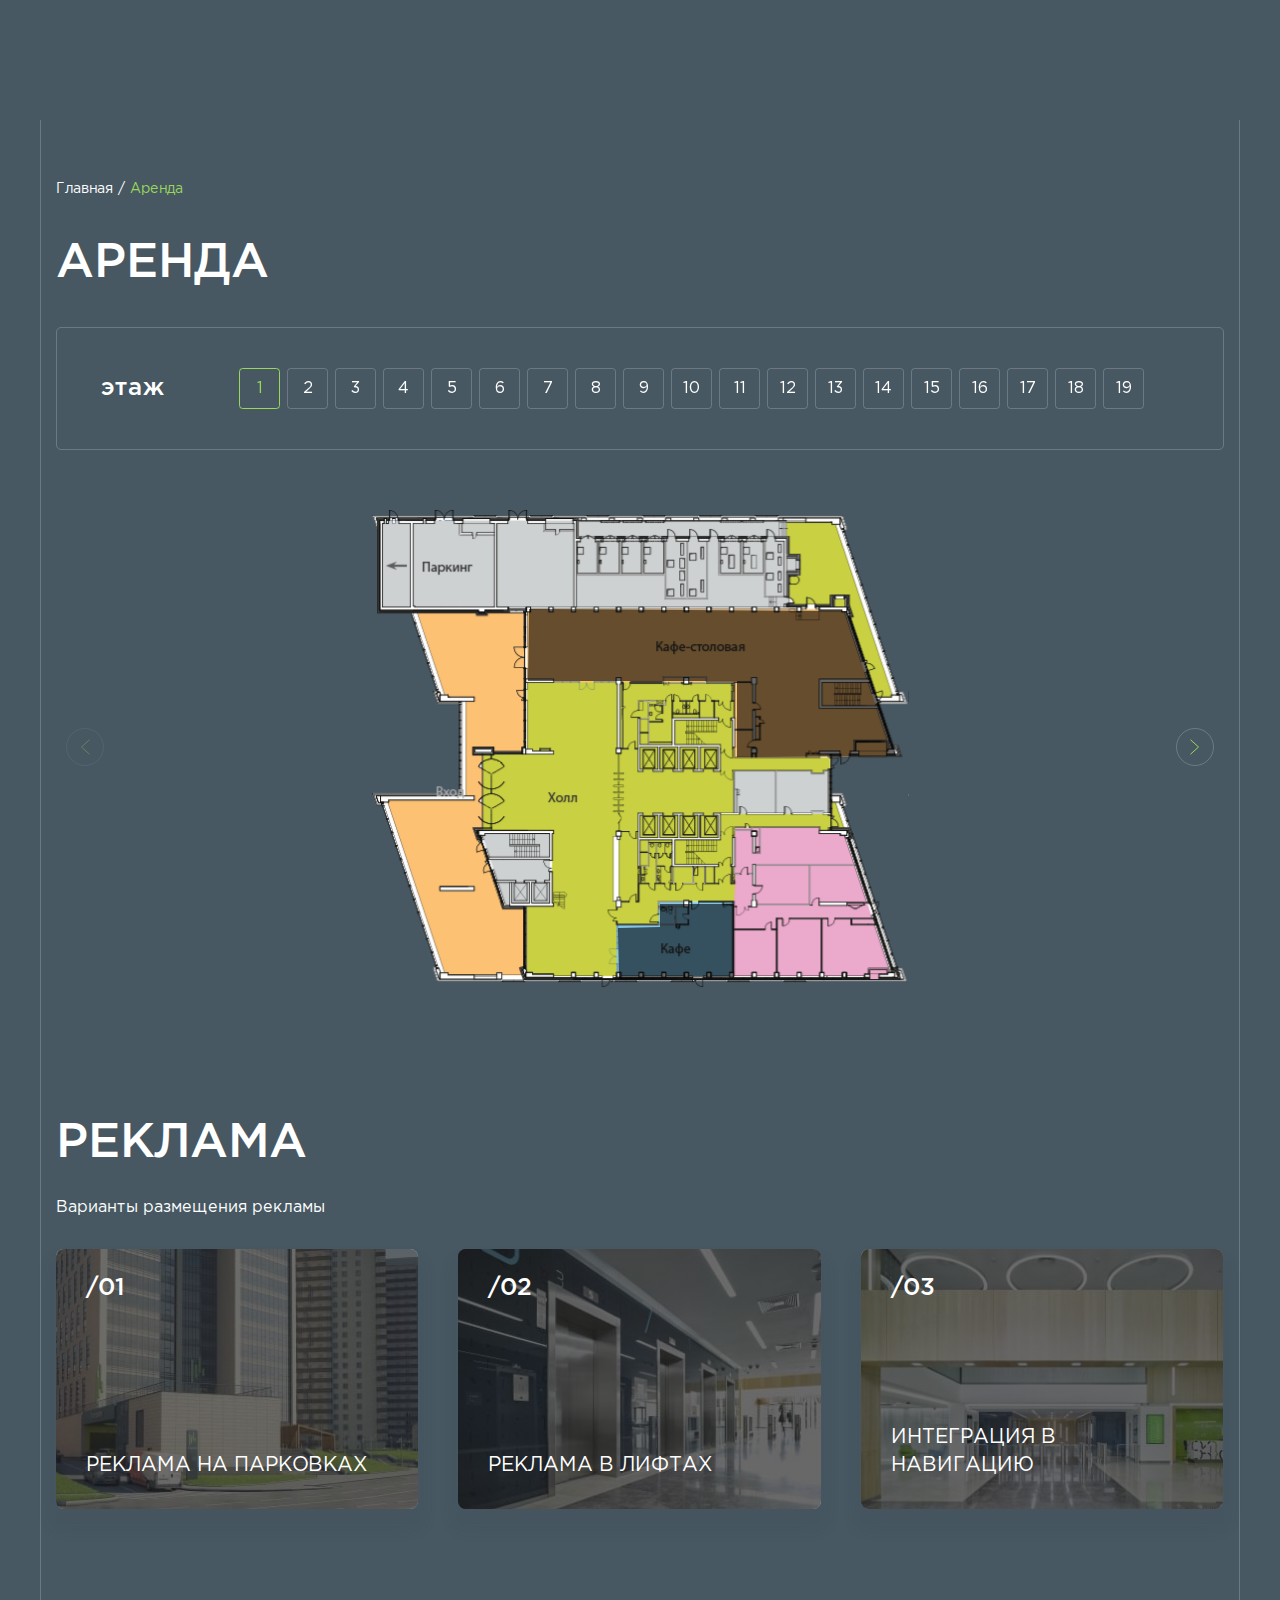
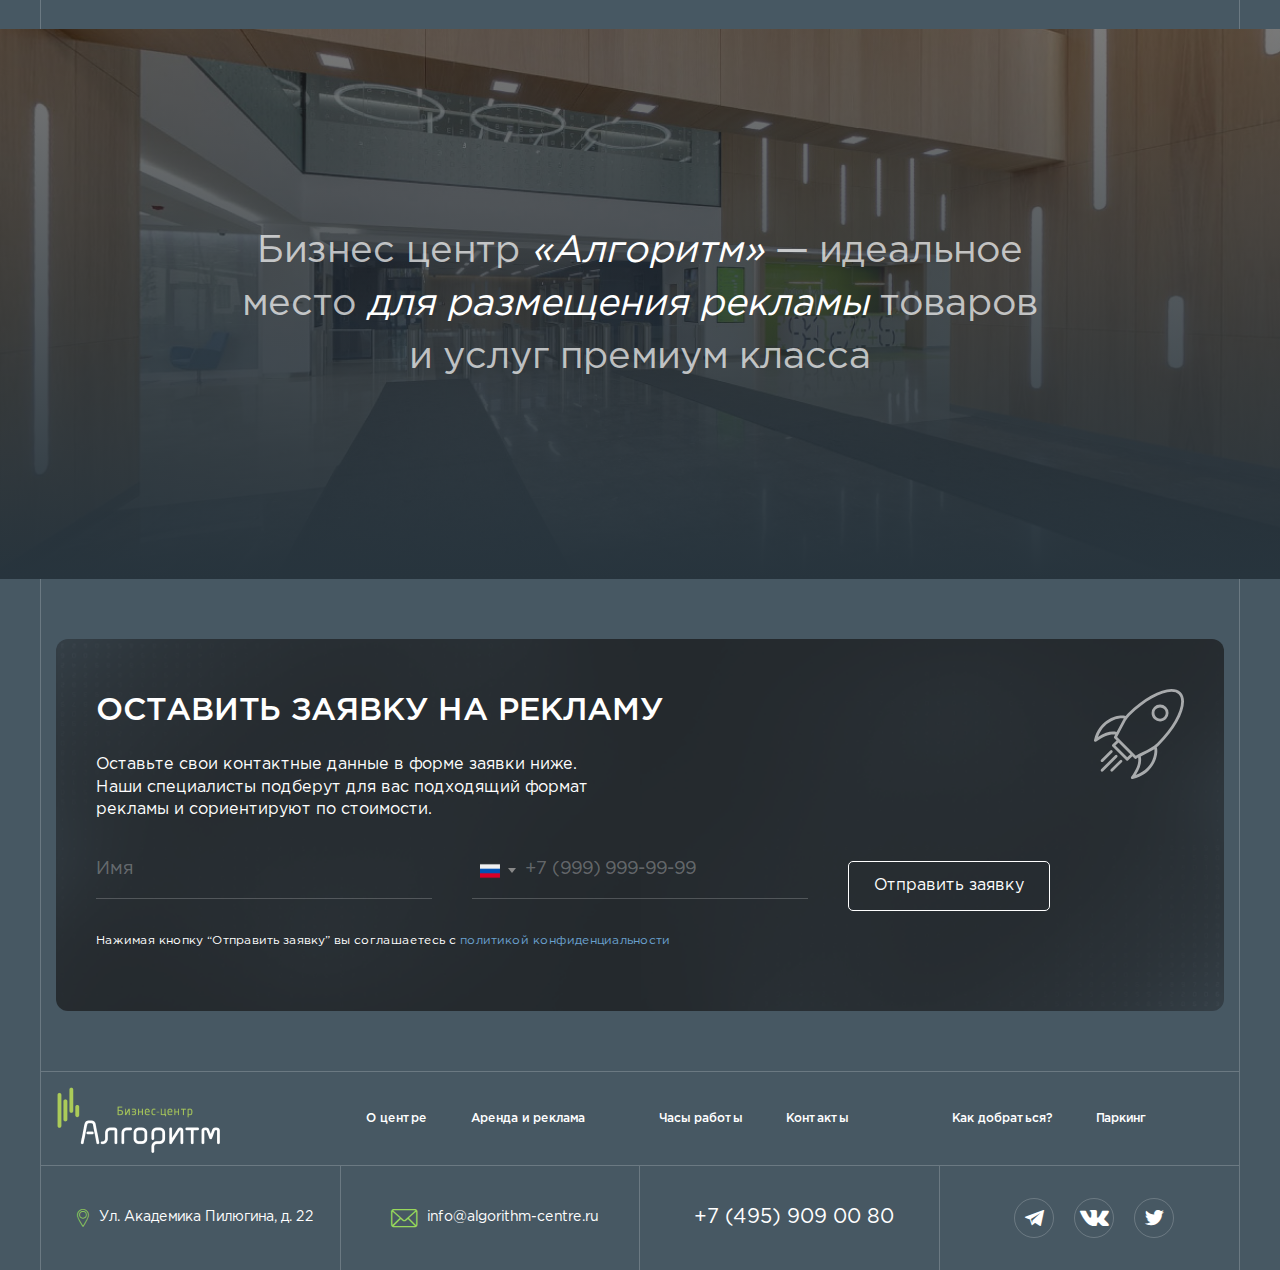
<file: index.html>
<!DOCTYPE html>
<html lang="ru">

<head>
  <meta charset="UTF-8">
<meta name="viewport" content="width=device-width, initial-scale=1.0">
<meta http-equiv="X-UA-Compatible" content="ie=edge">
<meta name="description" content="">
<meta name="robots" content="">
<link rel="short icon" href="">
<link rel="stylesheet" href="libs/swiper.min.css">
<link rel="stylesheet" href="libs/select2.min.css">
<link rel="stylesheet" href="css/style.min.css">
  <title>Аренда</title>
</head>

<body>
  <div class="wrapper">
    <!-- ?Подключение Header -->
    

<div class="popup js-popup-message choice-location">
    <div class="popup__wrapper">
        <div class="popup__inner">
          <div class="popup__content">
            <button class="popup__btn-close"></button>
            <div class="popup__head mb-30">
                <h4 class="popup__title">ОБРАТНАЯ СВЯЗЬ</h4>
                <p>Вы можете задать свой вопрос в форме ниже. Наши специалисты вскоре с вами свяжутся и проконсультируют по всем вопросам</p>
            </div>
            <form class="popup__form form mb-20" action="#">  
                <div class="form__wrapper mb-30">
                    <div class="form__row">
                        <div class="form__item">
                            <div class="form__input">
                                <input class="form__control form-control" placeholder="Имя" type="text">
                            </div>
                        </div>
                        <div class="form__item">
                            <div class="form__input">
                                <select id="choice-popup-contry">
                                <option data-countryflag="russia">Россия</option>
                                <option data-countryflag="uzbekistan">Узбекистан</option>
                            </select>
                            <input class="form__control form-control" placeholder="+7 (999) 999-99-99" type="tel">
                        </div>
                        </div>
                        <div class="form__item">
                                <div class="form__input">
                                    <input class="form__control form-control" placeholder="Ваш вопрос" type="text">
                                </div>
                        </div>
                    
                    </div>
                </div>  
                <button class="form__btn btn btn-any">Отправить заявку</button>
            </form>
            <div class="popup__any-text">
                Нажимая кнопку “Отправить заявку” вы соглашаетесь с <a href="#">политикой конфиденциальности</a>
            </div>
          </div>
        </div>
    </div>
</div>

    <!-- ?Основной контент -->
    <main class="main main--ind">
      <!-- Линии по побокам(Оболочка) -->
      <div class="content-wrapper">
        <!--? breadcrumb -->
        <div class="breadcrumb mb-30">
          <div class="container">
            <nav aria-label="breadcrumb" class="breadcrumb__nav">
              <ul class="breadcrumb__list">
                <li class="breadcrumb__item"><a href="index.html">Главная</a></li>
                <li class="breadcrumb__item active">Аренда</li>
              </ul>
            </nav>
          </div>
        </div>

        <!--? Rent -->
        <section class="rent mb-120">
          <div class="container">
            <div class="head mb-30">
              <h1 class="head__title title title-primary">Аренда</h1>
            </div>
            <div class="rent__wrapper">
              <div class="rent__floors floors-rent mb-60">
                <div class="floors-rent__row">
                  <div class="floors-rent__text">этаж</div>
                  <div class="floors-rent__items">
                    <div class="floors-pagination swiper-pagination"></div>
                  </div>
                </div>
              </div>
              <div class="rent__slider floors-slider">
                <div class="floors-slider__wrapper">
                  <div class="swiper-container floors-slider__container">
                    <div class="swiper-wrapper">
                      <div class="swiper-slide">
                        <div class="floors-slider__item">
                            <img class="map" src="img/floors-image/floor.png" width="537px" height="480px" alt="" usemap="#floor-1">
                            <map name="floor-1">
                              <area data-zone="zone-map" href="/" shape="poly" title="01A" alt="01A"
                                coords="157,99,475,101,524,246,365,247,365,171,156,171">
                              <area data-zone="zone-cafe" href="/" shape="poly" title="01B" alt="01B"
                                coords="362,467,362,394,288,394,288,417,246,418,247,469">
                            </map>
                        </div>
                      </div>
                      <div class="swiper-slide">
                        <div class="floors-slider__item">
                          <img class="map" src="img/floors-image/floor-2.png" width="537" height="480"
                            alt="" usemap="#floor-2">
                          <map name="floor-2">
                            <area data-zone="zone-4" href="/" shape="poly" title="02A" alt="02A"
                              coords="72,11,270,11,270,96,271,101,182,101,182,191,71,191">
                            <area data-zone="zone-2" href="/" shape="poly" title="02B" alt="02B"
                              coords="272,10,467,11,525,188,445,187,447,290,350,290,352,100,273,100">
                            <area data-zone="zone-cafe2" href="/" shape="poly" title="02C" alt="02C"
                              coords="15,292,101,292,101,379,42,379">
                            <area data-zone="zone-7" href="/" shape="poly" title="02D" alt="02D"
                              coords="357,293,465,293,525,469,183,468,183,379,356,379">
                          </map>
                        </div>
                      </div>
                      <div class="swiper-slide">
                        <div class="floors-slider__item">
                          <img src="img/floors-image/floor.png" width="540" height="480" alt="">
                        </div>
                      </div>
                      <div class="swiper-slide">
                        <div class="floors-slider__item">
                          <img src="img/floors-image/floor.png" width="540" height="480" alt="">
                        </div>
                      </div>
                      <div class="swiper-slide">
                        <div class="floors-slider__item">
                          <img src="img/floors-image/floor.png" width="540" height="480" alt="">
                        </div>
                      </div>
                      <div class="swiper-slide">
                        <div class="floors-slider__item">
                          <img src="img/floors-image/floor.png" width="540" height="480" alt="">
                        </div>
                      </div>
                      <div class="swiper-slide">
                        <div class="floors-slider__item">
                          <img src="img/floors-image/floor.png" width="540" height="480" alt="">
                        </div>
                      </div>
                      <div class="swiper-slide">
                        <div class="floors-slider__item">
                          <img src="img/floors-image/floor.png" width="540" height="480" alt="">
                        </div>
                      </div>
                      <div class="swiper-slide">
                        <div class="floors-slider__item">
                          <img src="img/floors-image/floor.png" width="540" height="480" alt="">
                        </div>
                      </div>
                      <div class="swiper-slide">
                        <div class="floors-slider__item">
                          <img src="img/floors-image/floor.png" width="540" height="480" alt="">
                        </div>
                      </div>
                      <div class="swiper-slide">
                        <div class="floors-slider__item">
                          <img src="img/floors-image/floor.png" width="540" height="480" alt="">
                        </div>
                      </div>
                      <div class="swiper-slide">
                        <div class="floors-slider__item">
                          <img src="img/floors-image/floor.png" width="540" height="480" alt="">
                        </div>
                      </div>
                      <div class="swiper-slide">
                        <div class="floors-slider__item">
                          <img src="img/floors-image/floor.png" width="540" height="480" alt="">
                        </div>
                      </div>
                      <div class="swiper-slide">
                        <div class="floors-slider__item">
                          <img src="img/floors-image/floor.png" width="540" height="480" alt="">
                        </div>
                      </div>
                      <div class="swiper-slide">
                        <div class="floors-slider__item">
                          <img src="img/floors-image/floor.png" width="540" height="480" alt="">
                        </div>
                      </div>
                      <div class="swiper-slide">
                        <div class="floors-slider__item">
                          <img src="img/floors-image/floor.png" width="540" height="480" alt="">
                        </div>
                      </div>
                      <div class="swiper-slide">
                        <div class="floors-slider__item">
                          <img src="img/floors-image/floor.png" width="540" height="480" alt="">
                        </div>
                      </div>
                      <div class="swiper-slide">
                        <div class="floors-slider__item">
                          <img src="img/floors-image/floor.png" width="540" height="480" alt="">
                        </div>
                      </div>
                      <div class="swiper-slide">
                        <div class="floors-slider__item">
                          <img src="img/floors-image/floor.png" width="540" height="480" alt="">
                        </div>
                      </div>
                    </div>
                  </div>
                  <!-- Area с контентанми -->
                  <div class="area">
                    <!-- Floors-1 -->
                    <div class="area-floors area-floors-1">
                      <div class="area-block zone-map" data-id="zone-map" style="display: none;">
                        <div class="baloon"><b>01A</b><br>453 м<sup>2</sup><br><b>сдано</b>
                        </div>
                      </div>
                      <div class="area-block zone-cafe1" data-id="zone-cafe" style="display: none;">
                        <div class="baloon"><b>01B</b><br>105.8 м<sup>2</sup><br><b>сдано</b>
                        </div>
                      </div>
                    </div>
                    <!-- Floors-2 -->
                    <div class="area-floors area-floors-2">
                      <div class="area-block zone-4" data-id="zone-4" style="display: none;">
                        <div class="baloon"><b>02A</b><br>301.45 м<sup>2</sup><br><b>сдано</b></div>
                      </div>
                      <div class="area-block zone-2" data-id="zone-2" style="display: none;">
                        <div class="baloon"><b>02B</b><br>430.12 м<sup>2</sup><br><b>сдано</b></div>
                      </div>
                      <div class="area-block zone-cafe2" data-id="zone-cafe2" style="display: none;">
                        <div class="baloon"><b>02C</b><br>56.9 м<sup>2</sup><br><b>сдано</b></div>
                      </div>
                      <div class="area-block zone-7" data-id="zone-7" style="display: none;">
                        <div class="baloon"><b>02D</b><br>430.98 м<sup>2</sup><br><b>сдано</b></div>
                      </div>
                    </div>
                  </div>
                </div>
                <div class="floors-arrows">
                  <div class="swiper-button-prev arrow-slider-prev">
                    <svg width="10" height="16" viewBox="0 0 10 16" fill="none" xmlns="http://www.w3.org/2000/svg">
                      <path d="M9.51912 0.76593L1.46809 7.99997L9.51912 15.234" stroke="#98D75B" />
                    </svg>
                  </div>
                  <div class="swiper-button-next arrow-slider-next">
                    <svg width="10" height="16" viewBox="0 0 10 16" fill="none" xmlns="http://www.w3.org/2000/svg">
                      <path d="M0.480835 0.76593L8.53186 7.99997L0.480835 15.234" stroke="#98D75B" />
                    </svg>
                  </div>
                </div>
              </div>
            </div>
          </div>

        </section>

        <!--? Prom -->
        <section class="prom pb-120">
          <div class="container">
            <div class="head mb-30">
              <h2 class="head__title title title-primary">реклама</h2>
              <p>Варианты размещения рекламы</p>
            </div>
            <div class="grid grid-primary">
              <div class="grid__item">
                <div class="any-card bg-image" style="background-image: url(img/prom/prom-image-1.jpg);">
                  <div class="any-card__content">
                    <div class="any-card__number">/01</div>
                    <div class="any-card__text">Реклама на парковках</div>
                  </div>
                </div>
              </div>
              <div class="grid__item">
                <div class="any-card bg-image" style="background-image: url(img/prom/prom-image-2.jpg);">
                  <div class="any-card__content">
                    <div class="any-card__number">/02</div>
                    <div class="any-card__text">Реклама в лифтах</div>
                  </div>
                </div>
              </div>
              <div class="grid__item">
                <div class="any-card bg-image" style="background-image: url(img/prom/prom-image-3.jpg);">
                  <div class="any-card__content">
                    <div class="any-card__number">/03</div>
                    <div class="any-card__text">Интеграция в навигацию</div>
                  </div>
                </div>
              </div>
            </div>
          </div>
        </section>

      </div>
      <!--? Text block  -->
      <section class="text-block text-block--gradient bg-image"
        style="background-image: url(img/text-block/bg-text-block.png);">
        <div class="text-block__container container">
          <div class="text-block__content">
            Бизнес центр <span class="text-block__any">«Алгоритм»</span> — идеальное место <span
              class="text-block__any">для размещения рекламы</span> товаров и услуг премиум класса
          </div>
          <div class="text-block__social">
            <div class="social">
              <a href="#" class="social__item"><span class="i-telegram"></span></a>
              <a href="#" class="social__item"><span class="i-vk"></span></a>
            </div>
          </div>
        </div>
      </section>

      <div class="content-wrapper">
        <!--? Claim -->
        <section class="claim mb-60">
          <div class="container">
            <div class="claim__content bg-image" style="background-image: url(img/claim/claim-bg.png);">
              <div class="claim__image">
                <img src="img/claim/claim-rocket.svg" width="90" height="90" alt="">
              </div>
              <div class="claim__head head mb-40">
                <h3 class="claim__title title title-any">оставить заявку на рекламу</h3>
                <p>Оставьте свои контактные данные в форме заявки ниже. Наши специалисты подберут для вас подходящий
                  формат рекламы и сориентируют по стоимости.</p>
              </div>
              <form class="claim__form form" action="#">
                <div class="form__wrapper mb-20">
                  <div class="form__row">
                    <div class="form__item">
                      <div class="form__input">
                        <input class="form__control form-control" placeholder="Имя" type="text">
                      </div>
                    </div>
                    <div class="form__item">
                      <div class="form__input">
                        <select id="choice-country">
                          <option data-countryflag="russia">Россия</option>
                          <option data-countryflag="uzbekistan">Узбекистан</option>
                        </select>
                        <input class="form__control form-control" placeholder="+7 (999) 999-99-99" type="tel">
                      </div>
                    </div>
                    <div class="form__item">
                      <button class="form__btn btn btn-primary">Отправить заявку</button>
                    </div>
                  </div>
                </div>
                <div class="form__politic">Нажимая кнопку “Отправить заявку” вы соглашаетесь с <a href="#">политикой
                    конфиденциальности</a></div>
              </form>
            </div>
          </div>
        </section>
        <!--? Contacts -->
        <section class="info">
          <div class="info__top">
            <div class="container">
              <div class="info__top-row">
                <div class="info__logo logo">
                  <a href="index.html" class="logo__wrap">
                    <img src="img/logo.png" width="170" height="77" alt="">
                  </a>
                </div>
                <nav class="info__nav nav-info">
                  <div class="nav-info__row">
                    <div class="nav-info__item">
                      <a href="#">О центре</a>
                      <a href="#">Аренда и реклама</a>
                    </div>
                    <div class="nav-info__item">
                      <a href="#">Часы работы</a>
                      <a href="#">Контакты</a>
                    </div>
                    <div class="nav-info__item">
                      <a href="#">Как добраться?</a>
                      <a href="#">Паркинг</a>
                    </div>
                  </div>
                </nav>
              </div>
            </div>

          </div>
          <div class="info__bottom-row">
            <div class="info__item">
              <div class="info__item-block">
                <span class="info__item-icon i-location"></span>
                <p>Ул. Академика Пилюгина, д. 22</p>
              </div>
            </div>
            <div class="info__item">
              <div class="info__item-block">
                <span class="info__item-icon i-convert"></span>
                <a href="mailto:info@algorithm-centre.ru">info@algorithm-centre.ru</a>
              </div>
            </div>
            <div class="info__item">
              <a href="tel:+7(495)9090080" class="info__item-tel">+7 (495) 909 00 80</a>
            </div>
            <div class="info__item info__item--none">
              <div class="social">
                <a href="#" class="social__item"><span class="i-telegram"></span></a>
                <a href="#" class="social__item"><span class="i-vk"></span></a>
                <a href="#" class="social__item"><span class="i-twitter"></span></a>
              </div>
            </div>
          </div>
        </section>
      </div>
    </main>
    <!-- ?Подключение Footer -->
    <footer class="footer">
    <div class="container">
        
    </div>
</footer>

  </div>
  <script src="https://code.jquery.com/jquery-3.6.0.min.js"></script>
<script src="https://api-maps.yandex.ru/2.1/?apikey=b6a870ec-d914-424a-a003-b2d702a5d3db&amp;lang=ru_RU" type="text/javascript"></script>
<script src="libs/jquery.maphilight.js"></script>
<script src="libs/select2.min.js"></script>
<script src="libs/swiper.min.js"></script>
<script src="js/main.js"></script>
 <script >
    var myMap;
    ymaps.ready(init);
    function init() {
        myMap = new ymaps.Map('map', {
            center: [41.28496400103806, 69.25303541677091], 
            zoom: 17, 
          }, 
          {
            searchControlProvider: 'yandex#search'
          });
         
           myCollectionPin = new ymaps.GeoObjectCollection({}, {
              iconLayout: 'default#image',
              iconImageHref: 'img/metka.png',
              iconImageSize: [40, 55],
          });
           var mainLocation = [
             {
              coords: [41.28496400103806, 69.25303541677091],
              hintContent: 'Алгоритм',
              ballonContentText: 'Алгоритм'
             },
          ]
          mainLocation.forEach(el => {
            var mark = new ymaps.Placemark(el.coords, {
              hintContent: el.hintContent,
              balloonContent: `<span class="text">${el.ballonContentText}</span>`,
            });
            myCollectionPin.add(mark)
          });
          myMap.geoObjects.add(myCollectionPin);  
      }
</script> 
</body>

</html>
</file>
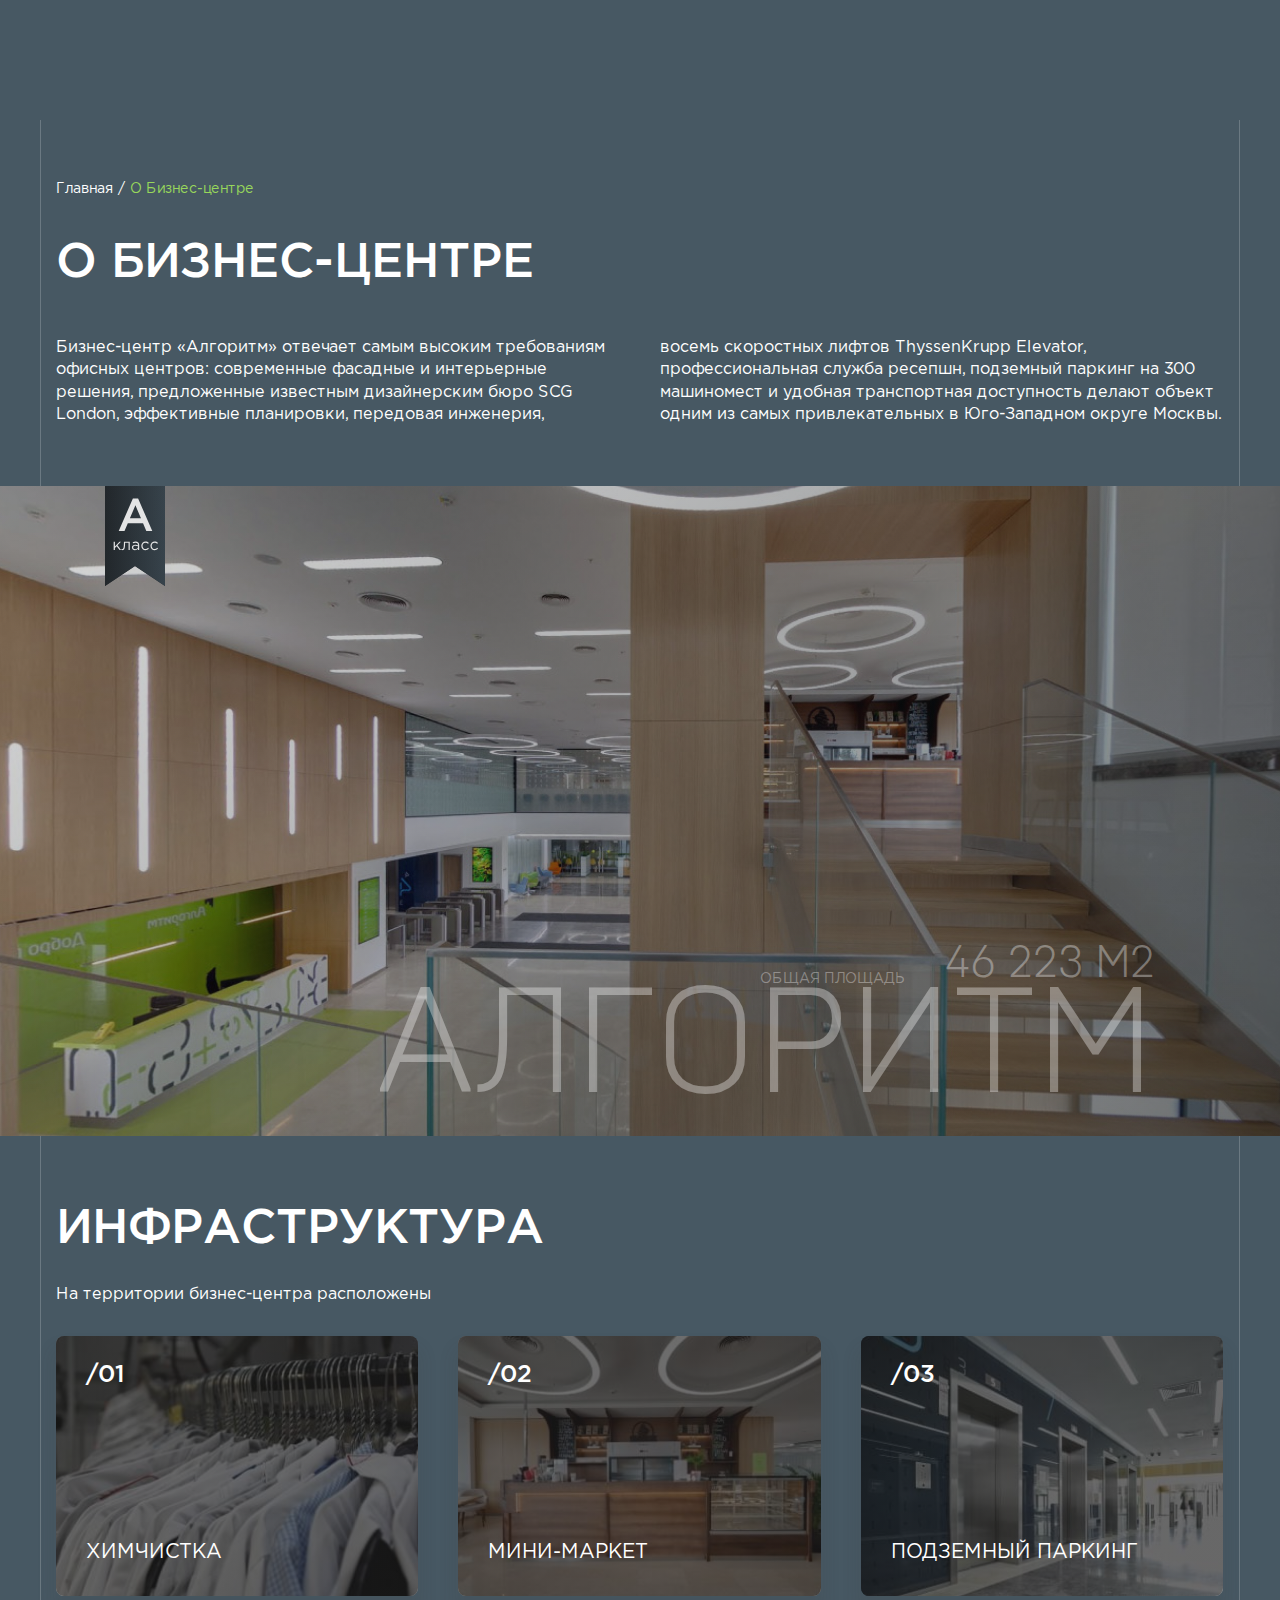
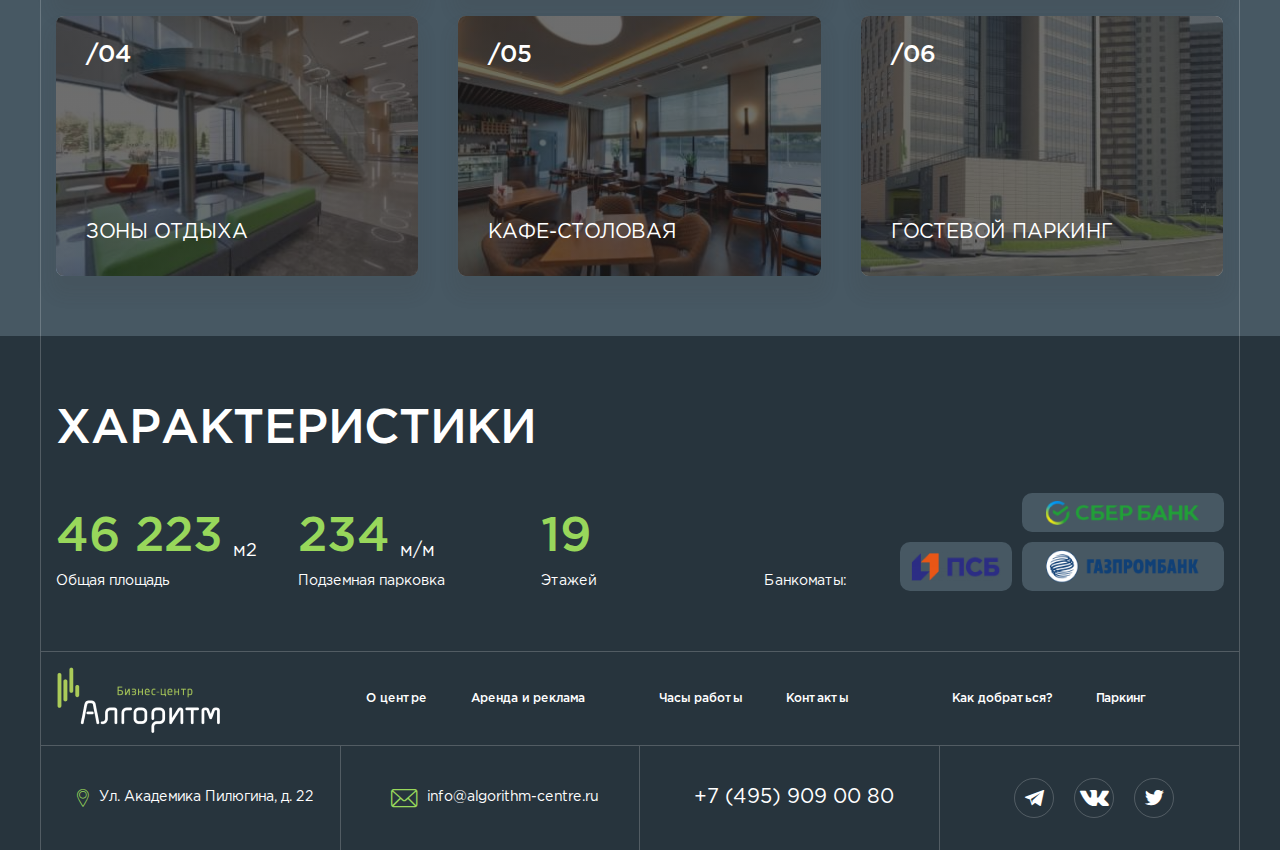
<file: busness.html>
<!DOCTYPE html>
<html lang="ru">
<head>
  <meta charset="UTF-8">
<meta name="viewport" content="width=device-width, initial-scale=1.0">
<meta http-equiv="X-UA-Compatible" content="ie=edge">
<meta name="description" content="">
<meta name="robots" content="">
<link rel="short icon" href="">
<link rel="stylesheet" href="libs/swiper.min.css">
<link rel="stylesheet" href="libs/select2.min.css">
<link rel="stylesheet" href="css/style.min.css">
  <title>О бизнес центре</title>
</head>

<body>
  <div class="wrapper">
    <!-- ?Подключение Header -->
    

<div class="popup js-popup-message choice-location">
    <div class="popup__wrapper">
        <div class="popup__inner">
          <div class="popup__content">
            <button class="popup__btn-close"></button>
            <div class="popup__head mb-30">
                <h4 class="popup__title">ОБРАТНАЯ СВЯЗЬ</h4>
                <p>Вы можете задать свой вопрос в форме ниже. Наши специалисты вскоре с вами свяжутся и проконсультируют по всем вопросам</p>
            </div>
            <form class="popup__form form mb-20" action="#">  
                <div class="form__wrapper mb-30">
                    <div class="form__row">
                        <div class="form__item">
                            <div class="form__input">
                                <input class="form__control form-control" placeholder="Имя" type="text">
                            </div>
                        </div>
                        <div class="form__item">
                            <div class="form__input">
                                <select id="choice-popup-contry">
                                <option data-countryflag="russia">Россия</option>
                                <option data-countryflag="uzbekistan">Узбекистан</option>
                            </select>
                            <input class="form__control form-control" placeholder="+7 (999) 999-99-99" type="tel">
                        </div>
                        </div>
                        <div class="form__item">
                                <div class="form__input">
                                    <input class="form__control form-control" placeholder="Ваш вопрос" type="text">
                                </div>
                        </div>
                    
                    </div>
                </div>  
                <button class="form__btn btn btn-any">Отправить заявку</button>
            </form>
            <div class="popup__any-text">
                Нажимая кнопку “Отправить заявку” вы соглашаетесь с <a href="#">политикой конфиденциальности</a>
            </div>
          </div>
        </div>
    </div>
</div>

    <!-- ?Основной контент -->
    <main class="main main--ind">
      <div class="content-wrapper">
        <!--? breadcrumb -->
        <div class="breadcrumb mb-30">
          <div class="container">
            <nav aria-label="breadcrumb" class="breadcrumb__nav">
              <ul class="breadcrumb__list">
                <li class="breadcrumb__item"><a href="index.html">Главная</a></li>
                <li class="breadcrumb__item active">О Бизнес-центре</li>
              </ul>
            </nav>
          </div>
        </div>

        <!--? Block any -->
        <section class="block-any pb-60">
            <div class="container">
                <div class="head mb-40">
                    <h1 class="head__title title title-primary">О Бизнес-центре</h1>
                </div>
                <div class="block-any__wrapper">
                    <div class="block-any__social">
                        <div class="social">
                            <a href="#" class="social__item"><span class="i-telegram"></span></a>
                            <a href="#" class="social__item"><span class="i-vk"></span></a>
                          </div>
                    </div>
                    <div class="block-any__text">
                        <div class="block-any__row">
                            <div class="block-any__item">
                                <div class="text">Бизнес-центр «Алгоритм» отвечает самым высоким требованиям офисных центров: современные фасадные и интерьерные решения, предложенные известным дизайнерским бюро SCG London, эффективные планировки, передовая инженерия, </div>
                            </div>
                            <div class="block-any__item">
                                <div class="text">восемь скоростных лифтов ThyssenKrupp Elevator, профессиональная служба ресепшн, подземный паркинг на 300 машиномест и удобная транспортная доступность делают объект одним из самых привлекательных в Юго-Западном округе Москвы.</div>
                            </div>
                        </div>
                    </div>
                   
                </div>
               
            </div>
        </section>

      </div>
      <!--? Street any block -->
      <div class="street-any bg-image" style="background-image: url(img/street/street-bg.png);">
        <div class="container">
            <div class="street-any__wrapper">
                <div class="street-any__image">
                    <img src="img/street/street-a-class.svg" alt="">
                </div>
                <div class="street-any__content">
                    <div class="street-any__info">
                        <div class="street-any__small">Общая площадь</div>
                        <div class="street-any__medium">46 223 м2</div>
                    </div>
                    <div class="street-any__big">алгоритм</div>
                </div>
            </div>
        </div>
      </div>

      <div class="content-wrapper">
            <!--? Structure -->
            <section class="structure pb-60">
                <div class="container">
                <div class="head mb-30">
                    <h2 class="structure__title title title-primary">Инфраструктура</h2>
                    <p>На территории бизнес-центра расположены</p>
                </div>
                <div class="grid grid-primary">
                    <div class="grid__item">
                        <div class="any-card bg-image" style="background-image: url(img/busness/busnes-image-1.jpg);">
                        <div class="any-card__content">
                            <div class="any-card__number">/01</div>
                            <div class="any-card__text">химчистка</div>
                        </div>
                        </div>
                    </div>
                    <div class="grid__item">
                        <div class="any-card bg-image" style="background-image: url(img/busness/busnes-image-2.jpg);">
                        <div class="any-card__content">
                            <div class="any-card__number">/02</div>
                            <div class="any-card__text">мини-маркет</div>
                        </div>
                        </div>
                    </div>
                    <div class="grid__item">
                        <div class="any-card bg-image" style="background-image: url(img/busness/busnes-image-3.jpg);">
                        <div class="any-card__content">
                            <div class="any-card__number">/03</div>
                            <div class="any-card__text">подземный паркинг</div>
                        </div>
                        </div>
                    </div>
                    <div class="grid__item">
                        <div class="any-card bg-image" style="background-image: url(img/busness/busnes-image-4.jpg);">
                            <div class="any-card__content">
                            <div class="any-card__number">/04</div>
                            <div class="any-card__text">зоны отдыха</div>
                            </div>
                        </div>
                    </div>
                    <div class="grid__item">
                    <div class="any-card bg-image" style="background-image: url(img/busness/busnes-image-5.jpg);">
                        <div class="any-card__content">
                        <div class="any-card__number">/05</div>
                        <div class="any-card__text">кафе-столовая</div>
                        </div>
                    </div>
                    </div>
                    <div class="grid__item">
                    <div class="any-card bg-image" style="background-image: url(img/busness/busnes-image-6.jpg);">
                        <div class="any-card__content">
                        <div class="any-card__number">/06</div>
                        <div class="any-card__text">гостевой паркинг</div>
                        </div>
                    </div>
                    </div>
                </div>
                </div>
            </section>
      </div>

      <div class="main-any-wrap">
        <div class="content-wrapper">
            <!--? Features -->
            <section class="features">
                <div class="container">
                    <div class="head mb-30">
                        <h3 class="features__title title title-primary">Характеристики</h3>
                    </div>
                    <div class="features__wrapper mb-60">
                        <div class="features__row">
                            <div class="features__start">
                                <div class="stat">
                                    <div class="stat__row">
                                        <div class="stat__item">
                                            <div class="stat__body">
                                                <div class="stat__top">
                                                    <div class="stat__count">46 223</div>
                                                    <div class="stat__value">м2</div>
                                                </div>
                                                <p>Общая площадь </p>
                                            </div>
                                        </div>
                                        <div class="stat__item">
                                            <div class="stat__body">
                                                <div class="stat__top">
                                                    <div class="stat__count">234</div>
                                                    <div class="stat__value">м/м</div>
                                                </div>
                                                <p>Подземная парковка</p>
                                            </div>
                                        </div>
                                        <div class="stat__item">
                                            <div class="stat__body">
                                                <div class="stat__top">
                                                    <div class="stat__count">19</div>
                                                </div>
                                                <p>Этажей</p>
                                            </div>
                                        </div>
                                    </div>
                                </div>
                            </div>
                            <div class="features__end">
                                <div class="bank-block">
                                    <div class="bank-block__row">
                                        <div class="bank-block__text">Банкоматы:</div>
                                        <div class="bank-block__images">
                                            <div class="bank-block__image">
                                                <img src="img/bankomat-image/bankomat-image-1.png" alt="">
                                            </div>
                                            <div class="bank-block__image">
                                                <img src="img/bankomat-image/bankomat-image-2.png" alt="">
                                            </div>
                                            <div class="bank-block__image">
                                                <img src="img/bankomat-image/bankomat-image-3.png" alt="">
                                            </div>
                                        </div>
                                    </div>
                                </div>
                            </div>
                        </div>
                    </div>
                </div>
            </section>
            <!--? Contacts -->
            <section class="info">
                <div class="info__top">
                    <div class="container">
                    <div class="info__top-row">
                        <div class="info__logo logo">
                        <a href="index.html" class="logo__wrap">
                            <img src="img/logo.png" width="170" height="77" alt="">
                        </a>
                        </div>
                        <nav class="info__nav nav-info">
                        <div class="nav-info__row">
                            <div class="nav-info__item">
                            <a href="#">О центре</a>
                            <a href="#">Аренда и реклама</a>
                            </div>
                            <div class="nav-info__item">
                            <a href="#">Часы работы</a>
                            <a href="#">Контакты</a>
                            </div>
                            <div class="nav-info__item">
                            <a href="#">Как добраться?</a>
                            <a href="#">Паркинг</a>
                            </div>
                        </div>
                        </nav>
                    </div>
                </div>

                </div>   
                <div class="info__bottom-row">
                    <div class="info__item">
                    <div class="info__item-block">
                        <span class="info__item-icon i-location"></span>
                        <p>Ул. Академика Пилюгина, д. 22</p>
                    </div>
                    </div>
                    <div class="info__item">
                    <div class="info__item-block">
                        <span class="info__item-icon i-convert"></span>
                        <a href="mailto:info@algorithm-centre.ru">info@algorithm-centre.ru</a>
                    </div>
                    </div>
                    <div class="info__item">
                    <a href="tel:+7(495)9090080" class="info__item-tel">+7 (495) 909 00 80</a>
                    </div>
                    <div class="info__item info__item--none">
                        <div class="social">
                        <a href="#" class="social__item"><span class="i-telegram"></span></a>
                        <a href="#" class="social__item"><span class="i-vk"></span></a>
                        <a href="#" class="social__item"><span class="i-twitter"></span></a>
                        </div>
                    </div>
                </div>
            </section>  
        </div>
      </div>
    </main>
    <!-- ?Подключение Footer -->
    <footer class="footer">
    <div class="container">
        
    </div>
</footer>

  </div>
  <script src="https://code.jquery.com/jquery-3.6.0.min.js"></script>
<script src="https://api-maps.yandex.ru/2.1/?apikey=b6a870ec-d914-424a-a003-b2d702a5d3db&amp;lang=ru_RU" type="text/javascript"></script>
<script src="libs/jquery.maphilight.js"></script>
<script src="libs/select2.min.js"></script>
<script src="libs/swiper.min.js"></script>
<script src="js/main.js"></script>
 <script >
    var myMap;
    ymaps.ready(init);
    function init() {
        myMap = new ymaps.Map('map', {
            center: [41.28496400103806, 69.25303541677091], 
            zoom: 17, 
          }, 
          {
            searchControlProvider: 'yandex#search'
          });
         
           myCollectionPin = new ymaps.GeoObjectCollection({}, {
              iconLayout: 'default#image',
              iconImageHref: 'img/metka.png',
              iconImageSize: [40, 55],
          });
           var mainLocation = [
             {
              coords: [41.28496400103806, 69.25303541677091],
              hintContent: 'Алгоритм',
              ballonContentText: 'Алгоритм'
             },
          ]
          mainLocation.forEach(el => {
            var mark = new ymaps.Placemark(el.coords, {
              hintContent: el.hintContent,
              balloonContent: `<span class="text">${el.ballonContentText}</span>`,
            });
            myCollectionPin.add(mark)
          });
          myMap.geoObjects.add(myCollectionPin);  
      }
</script> 
</body>

</html>
</file>
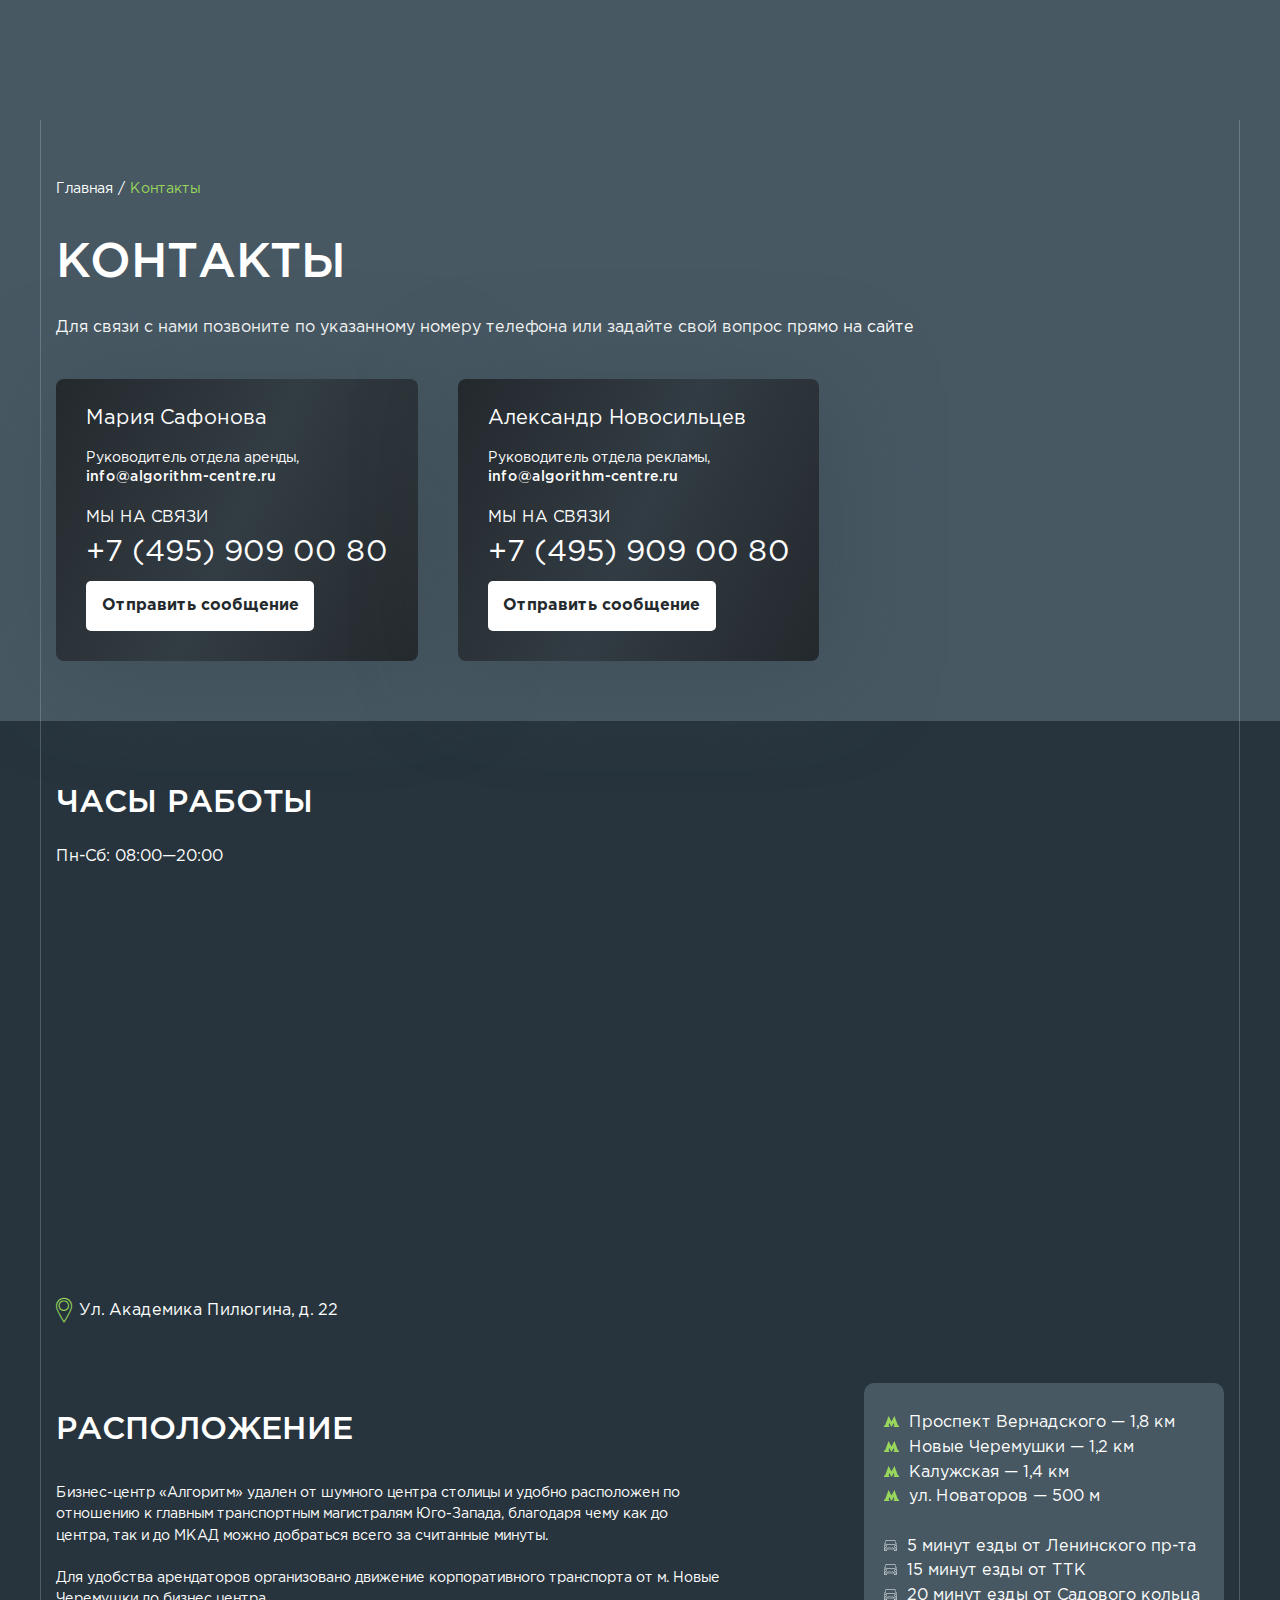
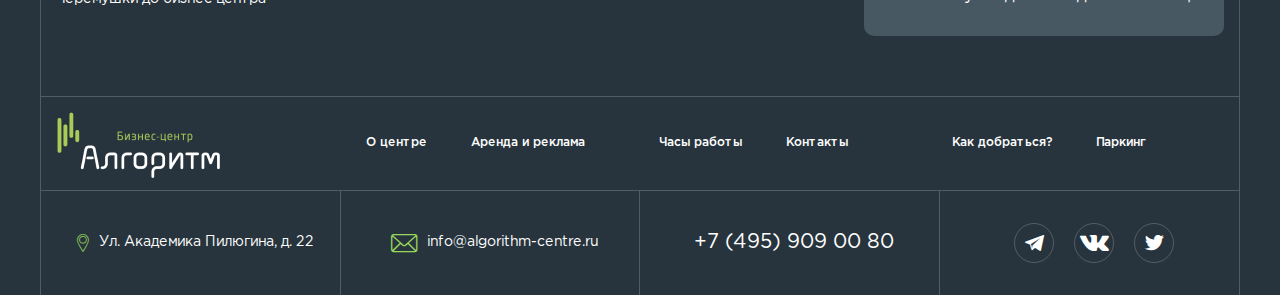
<file: contacts.html>
<!DOCTYPE html>
<html lang="ru">
<head>
  <meta charset="UTF-8">
<meta name="viewport" content="width=device-width, initial-scale=1.0">
<meta http-equiv="X-UA-Compatible" content="ie=edge">
<meta name="description" content="">
<meta name="robots" content="">
<link rel="short icon" href="">
<link rel="stylesheet" href="libs/swiper.min.css">
<link rel="stylesheet" href="libs/select2.min.css">
<link rel="stylesheet" href="css/style.min.css">
  <title>О бизнес центре</title>
</head>

<body>
  <div class="wrapper">
    <!-- ?Подключение Header -->
    

<div class="popup js-popup-message choice-location">
    <div class="popup__wrapper">
        <div class="popup__inner">
          <div class="popup__content">
            <button class="popup__btn-close"></button>
            <div class="popup__head mb-30">
                <h4 class="popup__title">ОБРАТНАЯ СВЯЗЬ</h4>
                <p>Вы можете задать свой вопрос в форме ниже. Наши специалисты вскоре с вами свяжутся и проконсультируют по всем вопросам</p>
            </div>
            <form class="popup__form form mb-20" action="#">  
                <div class="form__wrapper mb-30">
                    <div class="form__row">
                        <div class="form__item">
                            <div class="form__input">
                                <input class="form__control form-control" placeholder="Имя" type="text">
                            </div>
                        </div>
                        <div class="form__item">
                            <div class="form__input">
                                <select id="choice-popup-contry">
                                <option data-countryflag="russia">Россия</option>
                                <option data-countryflag="uzbekistan">Узбекистан</option>
                            </select>
                            <input class="form__control form-control" placeholder="+7 (999) 999-99-99" type="tel">
                        </div>
                        </div>
                        <div class="form__item">
                                <div class="form__input">
                                    <input class="form__control form-control" placeholder="Ваш вопрос" type="text">
                                </div>
                        </div>
                    
                    </div>
                </div>  
                <button class="form__btn btn btn-any">Отправить заявку</button>
            </form>
            <div class="popup__any-text">
                Нажимая кнопку “Отправить заявку” вы соглашаетесь с <a href="#">политикой конфиденциальности</a>
            </div>
          </div>
        </div>
    </div>
</div>

    <!-- ?Основной контент -->
    <main class="main main--ind">
      <div class="content-wrapper">
        <!--? breadcrumb -->
        <div class="breadcrumb mb-30">
          <div class="container">
            <nav aria-label="breadcrumb" class="breadcrumb__nav">
              <ul class="breadcrumb__list">
                <li class="breadcrumb__item"><a href="index.html">Главная</a></li>
                <li class="breadcrumb__item active">Контакты</li>
              </ul>
            </nav>
          </div>
        </div>

        <!--? Contacts -->
        <section class="contacts pb-60">
            <div class="container">
                <div class="head mb-40">
                    <h1 class="head__title title title-primary">Контакты</h1>
                    <p>Для связи с нами позвоните по указанному номеру телефона или задайте свой вопрос прямо на сайте</p>
                </div>
                <div class="contacts__wrapper">
                    <div class="contacts__row">
                        <div class="contacts__item">
                            <div class="item-contacts">
                                <div class="item-contacts__body">
                                    <div class="item-contacts__name">Мария Сафонова</div>
                                    <div class="item-contacts__center">
                                        <p> Руководитель отдела аренды,</p>
                                        <a href="mailto:info@algorithm-centre.ru">info@algorithm-centre.ru</a>
                                    </div>
                                    <div class="item-contacts__block">
                                        <p class="item-contacts__label">Мы на связи</p>
                                        <a class="item-contacts__link" href="tel:+7(495)9090080">+7 (495) 909 00 80</a>
                                    </div>
                                    <button class="item-contacts__btn btn btn-others" data-popup="js-popup-message">Отправить сообщение</button>
                                </div>
                            </div>
                        </div>
                        <div class="contacts__item">
                            <div class="item-contacts">
                                <div class="item-contacts__body">
                                    <div class="item-contacts__name">Александр Новосильцев</div>
                                    <div class="item-contacts__center">
                                        <p> Руководитель отдела рекламы,</p>
                                        <a href="mailto:info@algorithm-centre.ru">info@algorithm-centre.ru</a>
                                    </div>
                                    <div class="item-contacts__block">
                                        <p class="item-contacts__label">Мы на связи</p>
                                        <a class="item-contacts__link" href="tel:+7(495)9090080">+7 (495) 909 00 80</a>
                                    </div>
                                    <button class="item-contacts__btn btn btn-others" data-popup="js-popup-message">Отправить сообщение</button>
                                </div>
                         </div>
                        </div>
                    </div>
                </div>
            </div>
        </section>

      </div>

      <div class="main-any-wrap">
        <div class="content-wrapper">
            <!--? Maps -->
            <section class="maps pb-60">
                <div class="container">
                    <div class="head mb-20">
                        <h3 class="head__title title title-any">часы работы</h3>
                        <p>Пн-Сб: 08:00—20:00</p>
                    </div>
                    <div class="maps__wrapper">
                        <div class="map mb-20" id="map">
    
                        </div>
                        <div class="maps__location"><span class="i-location"></span>Ул. Академика Пилюгина, д. 22</div>
                    </div>

                </div>

            </section>

            <!--? Location -->
            <section class="location mb-60">
                <div class="container">
                    <div class="location__row">
                        <div class="location__content">
                            <div class="head mb-30">
                                <h4 class="head__title title title-any">расположение</h4>
                            </div>
                            <div class="location__text">
                                <p> Бизнес-центр «Алгоритм» удален от шумного центра столицы и удобно расположен по отношению к главным транспортным магистралям Юго-Запада, благодаря чему как до центра, так и до МКАД можно добраться всего за считанные минуты.</p>
                                <p>Для удобства арендаторов организовано движение корпоративного транспорта от м. Новые Черемушки до бизнес центра</p>
                            </div>
                        </div>
                        <div class="location__info info-location">
                            <div class="info-location__block">
                                <div class="info-location__item">
                                    <div class="info-location__icon">
                                        <svg width="15" height="11" viewBox="0 0 15 11" fill="none" xmlns="http://www.w3.org/2000/svg">
                                            <path d="M13.968 9.46333L10.464 0L7.5 5.53201L4.548 0L1.032 9.46333H0V10.8976H5.304V9.46333H4.512L5.28 7.1071L7.5 11L9.72 7.1071L10.488 9.46333H9.696V10.8976H15V9.46333H13.968Z" fill="#98D75B"/>
                                        </svg>
                                    </div>
                                        Проспект Вернадского — 1,8 км
                                </div>
                                <div class="info-location__item">
                                    <div class="info-location__icon">
                                        <svg width="15" height="11" viewBox="0 0 15 11" fill="none" xmlns="http://www.w3.org/2000/svg">
                                            <path d="M13.968 9.46333L10.464 0L7.5 5.53201L4.548 0L1.032 9.46333H0V10.8976H5.304V9.46333H4.512L5.28 7.1071L7.5 11L9.72 7.1071L10.488 9.46333H9.696V10.8976H15V9.46333H13.968Z" fill="#98D75B"/>
                                        </svg>
                                    </div>
                                        Новые Черемушки — 1,2 км
                                </div>
                                <div class="info-location__item">
                                    <div class="info-location__icon">
                                        <svg width="15" height="11" viewBox="0 0 15 11" fill="none" xmlns="http://www.w3.org/2000/svg">
                                            <path d="M13.968 9.46333L10.464 0L7.5 5.53201L4.548 0L1.032 9.46333H0V10.8976H5.304V9.46333H4.512L5.28 7.1071L7.5 11L9.72 7.1071L10.488 9.46333H9.696V10.8976H15V9.46333H13.968Z" fill="#98D75B"/>
                                        </svg>
                                    </div>
                                        Калужская — 1,4 км
                                </div>
                                <div class="info-location__item">
                                    <div class="info-location__icon">
                                        <svg width="15" height="11" viewBox="0 0 15 11" fill="none" xmlns="http://www.w3.org/2000/svg">
                                            <path d="M13.968 9.46333L10.464 0L7.5 5.53201L4.548 0L1.032 9.46333H0V10.8976H5.304V9.46333H4.512L5.28 7.1071L7.5 11L9.72 7.1071L10.488 9.46333H9.696V10.8976H15V9.46333H13.968Z" fill="#98D75B"/>
                                        </svg>
                                    </div>
                                        ул. Новаторов — 500 м
                                </div>
                            </div>
                            <div class="info-location__block">
                                <div class="info-location__item">
                                    <div class="info-location__icon">
                                        <svg width="13" height="11" viewBox="0 0 13 11" fill="none" xmlns="http://www.w3.org/2000/svg">
                                            <path d="M1.76525 4.75295H11.2348C11.3494 4.75295 11.4423 4.65799 11.4423 4.54084C11.4423 4.4237 11.3494 4.32874 11.2348 4.32874H1.76525C1.65068 4.32874 1.5578 4.4237 1.5578 4.54084C1.5578 4.65799 1.65068 4.75295 1.76525 4.75295V4.75295Z" fill="white"/>
                                            <path d="M12.8194 5.31968L12.2831 4.45625L12.0822 3.63117H12.516C12.6305 3.63117 12.7234 3.53621 12.7234 3.41906C12.7234 3.30192 12.6305 3.20695 12.516 3.20695H11.9789L11.4377 0.984188C11.3033 0.432307 10.7624 0 10.2062 0H2.79384C2.23763 0 1.69667 0.432307 1.5623 0.984188L1.02111 3.20695H0.484043C0.369477 3.20695 0.276596 3.30192 0.276596 3.41906C0.276596 3.53621 0.369477 3.63117 0.484043 3.63117H0.9178L0.716909 4.45625L0.180589 5.31971C0.0776404 5.48549 0 5.7586 0 5.95496V9.02738C0 9.14452 0.0928808 9.23949 0.207447 9.23949H0.276596V10.7879C0.276596 10.905 0.369477 11 0.484043 11H2.66669C2.78125 11 2.87413 10.905 2.87413 10.7879V9.87582C2.87413 9.75868 2.78125 9.66371 2.66669 9.66371C2.55212 9.66371 2.45924 9.75868 2.45924 9.87582V10.5758H0.691489V9.23949H3.6496C3.65018 9.23949 9.35342 9.23949 9.35342 9.23949C9.3553 9.23949 12.3085 9.23949 12.3085 9.23949V10.5758H10.5408V9.87582C10.5408 9.75868 10.4479 9.66371 10.3333 9.66371C10.2187 9.66371 10.1259 9.75868 10.1259 9.87582V10.7879C10.1259 10.905 10.2187 11 10.3333 11H12.516C12.6305 11 12.7234 10.905 12.7234 10.7879V9.23949H12.7926C12.9071 9.23949 13 9.14452 13 9.02738V5.95496C13 5.7586 12.9224 5.48549 12.8194 5.31968V5.31968ZM0.414894 5.95496C0.414894 5.83923 0.470157 5.64483 0.530843 5.54714L1.0852 4.65464C1.09714 4.63538 1.106 4.61429 1.11139 4.59217L1.96491 1.08665C2.05234 0.727564 2.43194 0.424219 2.79384 0.424219H10.2062C10.5681 0.424219 10.9477 0.727592 11.0351 1.08668L11.8886 4.59214C11.894 4.61426 11.9028 4.63536 11.9148 4.65462L12.4691 5.54712C12.5298 5.64483 12.5851 5.83923 12.5851 5.95496V8.81527H9.49456L8.99351 7.53334C8.96203 7.45277 8.88575 7.39994 8.80089 7.39994H4.19911C4.11425 7.39994 4.03797 7.45277 4.00649 7.53334L3.50544 8.81527H0.414894V5.95496V5.95496ZM9.04778 8.81527H3.95222L4.33962 7.82415H8.66038L9.04778 8.81527V8.81527Z" fill="white"/>
                                            <path d="M1.03734 7.7534H1.8179C2.43628 7.7534 2.93941 7.23899 2.93941 6.60668C2.93941 5.9744 2.43631 5.45996 1.8179 5.45996H1.19055C1.07598 5.45996 0.983101 5.55493 0.983101 5.67207C0.983101 5.78921 1.07598 5.88418 1.19055 5.88418H1.8179C2.20751 5.88418 2.52451 6.20828 2.52451 6.60668C2.52451 7.00508 2.20754 7.32918 1.8179 7.32918H1.03734C0.922776 7.32918 0.829895 7.42415 0.829895 7.54129C0.829895 7.65843 0.922776 7.7534 1.03734 7.7534V7.7534Z" fill="white"/>
                                            <path d="M10.0607 6.60668C10.0607 7.23899 10.5638 7.7534 11.1822 7.7534H11.9627C12.0773 7.7534 12.1702 7.65843 12.1702 7.54129C12.1702 7.42415 12.0773 7.32918 11.9627 7.32918H11.1822C10.7926 7.32918 10.4756 7.00508 10.4756 6.60668C10.4756 6.20831 10.7925 5.88418 11.1822 5.88418H11.8096C11.9241 5.88418 12.017 5.78921 12.017 5.67207C12.017 5.55493 11.9241 5.45996 11.8096 5.45996H11.1822C10.5638 5.45996 10.0607 5.97437 10.0607 6.60668V6.60668Z" fill="white"/>
                                        </svg>
                                    </div>
                                    5 минут езды от Ленинского пр-та 
                                </div>
                                <div class="info-location__item">
                                    <div class="info-location__icon">
                                        <svg width="13" height="11" viewBox="0 0 13 11" fill="none" xmlns="http://www.w3.org/2000/svg">
                                            <path d="M1.76525 4.75295H11.2348C11.3494 4.75295 11.4423 4.65799 11.4423 4.54084C11.4423 4.4237 11.3494 4.32874 11.2348 4.32874H1.76525C1.65068 4.32874 1.5578 4.4237 1.5578 4.54084C1.5578 4.65799 1.65068 4.75295 1.76525 4.75295V4.75295Z" fill="white"/>
                                            <path d="M12.8194 5.31968L12.2831 4.45625L12.0822 3.63117H12.516C12.6305 3.63117 12.7234 3.53621 12.7234 3.41906C12.7234 3.30192 12.6305 3.20695 12.516 3.20695H11.9789L11.4377 0.984188C11.3033 0.432307 10.7624 0 10.2062 0H2.79384C2.23763 0 1.69667 0.432307 1.5623 0.984188L1.02111 3.20695H0.484043C0.369477 3.20695 0.276596 3.30192 0.276596 3.41906C0.276596 3.53621 0.369477 3.63117 0.484043 3.63117H0.9178L0.716909 4.45625L0.180589 5.31971C0.0776404 5.48549 0 5.7586 0 5.95496V9.02738C0 9.14452 0.0928808 9.23949 0.207447 9.23949H0.276596V10.7879C0.276596 10.905 0.369477 11 0.484043 11H2.66669C2.78125 11 2.87413 10.905 2.87413 10.7879V9.87582C2.87413 9.75868 2.78125 9.66371 2.66669 9.66371C2.55212 9.66371 2.45924 9.75868 2.45924 9.87582V10.5758H0.691489V9.23949H3.6496C3.65018 9.23949 9.35342 9.23949 9.35342 9.23949C9.3553 9.23949 12.3085 9.23949 12.3085 9.23949V10.5758H10.5408V9.87582C10.5408 9.75868 10.4479 9.66371 10.3333 9.66371C10.2187 9.66371 10.1259 9.75868 10.1259 9.87582V10.7879C10.1259 10.905 10.2187 11 10.3333 11H12.516C12.6305 11 12.7234 10.905 12.7234 10.7879V9.23949H12.7926C12.9071 9.23949 13 9.14452 13 9.02738V5.95496C13 5.7586 12.9224 5.48549 12.8194 5.31968V5.31968ZM0.414894 5.95496C0.414894 5.83923 0.470157 5.64483 0.530843 5.54714L1.0852 4.65464C1.09714 4.63538 1.106 4.61429 1.11139 4.59217L1.96491 1.08665C2.05234 0.727564 2.43194 0.424219 2.79384 0.424219H10.2062C10.5681 0.424219 10.9477 0.727592 11.0351 1.08668L11.8886 4.59214C11.894 4.61426 11.9028 4.63536 11.9148 4.65462L12.4691 5.54712C12.5298 5.64483 12.5851 5.83923 12.5851 5.95496V8.81527H9.49456L8.99351 7.53334C8.96203 7.45277 8.88575 7.39994 8.80089 7.39994H4.19911C4.11425 7.39994 4.03797 7.45277 4.00649 7.53334L3.50544 8.81527H0.414894V5.95496V5.95496ZM9.04778 8.81527H3.95222L4.33962 7.82415H8.66038L9.04778 8.81527V8.81527Z" fill="white"/>
                                            <path d="M1.03734 7.7534H1.8179C2.43628 7.7534 2.93941 7.23899 2.93941 6.60668C2.93941 5.9744 2.43631 5.45996 1.8179 5.45996H1.19055C1.07598 5.45996 0.983101 5.55493 0.983101 5.67207C0.983101 5.78921 1.07598 5.88418 1.19055 5.88418H1.8179C2.20751 5.88418 2.52451 6.20828 2.52451 6.60668C2.52451 7.00508 2.20754 7.32918 1.8179 7.32918H1.03734C0.922776 7.32918 0.829895 7.42415 0.829895 7.54129C0.829895 7.65843 0.922776 7.7534 1.03734 7.7534V7.7534Z" fill="white"/>
                                            <path d="M10.0607 6.60668C10.0607 7.23899 10.5638 7.7534 11.1822 7.7534H11.9627C12.0773 7.7534 12.1702 7.65843 12.1702 7.54129C12.1702 7.42415 12.0773 7.32918 11.9627 7.32918H11.1822C10.7926 7.32918 10.4756 7.00508 10.4756 6.60668C10.4756 6.20831 10.7925 5.88418 11.1822 5.88418H11.8096C11.9241 5.88418 12.017 5.78921 12.017 5.67207C12.017 5.55493 11.9241 5.45996 11.8096 5.45996H11.1822C10.5638 5.45996 10.0607 5.97437 10.0607 6.60668V6.60668Z" fill="white"/>
                                        </svg>
                                    </div>
                                    15 минут езды от ТТК
                                </div>
                                <div class="info-location__item">
                                    <div class="info-location__icon">
                                        <svg width="13" height="11" viewBox="0 0 13 11" fill="none" xmlns="http://www.w3.org/2000/svg">
                                            <path d="M1.76525 4.75295H11.2348C11.3494 4.75295 11.4423 4.65799 11.4423 4.54084C11.4423 4.4237 11.3494 4.32874 11.2348 4.32874H1.76525C1.65068 4.32874 1.5578 4.4237 1.5578 4.54084C1.5578 4.65799 1.65068 4.75295 1.76525 4.75295V4.75295Z" fill="white"/>
                                            <path d="M12.8194 5.31968L12.2831 4.45625L12.0822 3.63117H12.516C12.6305 3.63117 12.7234 3.53621 12.7234 3.41906C12.7234 3.30192 12.6305 3.20695 12.516 3.20695H11.9789L11.4377 0.984188C11.3033 0.432307 10.7624 0 10.2062 0H2.79384C2.23763 0 1.69667 0.432307 1.5623 0.984188L1.02111 3.20695H0.484043C0.369477 3.20695 0.276596 3.30192 0.276596 3.41906C0.276596 3.53621 0.369477 3.63117 0.484043 3.63117H0.9178L0.716909 4.45625L0.180589 5.31971C0.0776404 5.48549 0 5.7586 0 5.95496V9.02738C0 9.14452 0.0928808 9.23949 0.207447 9.23949H0.276596V10.7879C0.276596 10.905 0.369477 11 0.484043 11H2.66669C2.78125 11 2.87413 10.905 2.87413 10.7879V9.87582C2.87413 9.75868 2.78125 9.66371 2.66669 9.66371C2.55212 9.66371 2.45924 9.75868 2.45924 9.87582V10.5758H0.691489V9.23949H3.6496C3.65018 9.23949 9.35342 9.23949 9.35342 9.23949C9.3553 9.23949 12.3085 9.23949 12.3085 9.23949V10.5758H10.5408V9.87582C10.5408 9.75868 10.4479 9.66371 10.3333 9.66371C10.2187 9.66371 10.1259 9.75868 10.1259 9.87582V10.7879C10.1259 10.905 10.2187 11 10.3333 11H12.516C12.6305 11 12.7234 10.905 12.7234 10.7879V9.23949H12.7926C12.9071 9.23949 13 9.14452 13 9.02738V5.95496C13 5.7586 12.9224 5.48549 12.8194 5.31968V5.31968ZM0.414894 5.95496C0.414894 5.83923 0.470157 5.64483 0.530843 5.54714L1.0852 4.65464C1.09714 4.63538 1.106 4.61429 1.11139 4.59217L1.96491 1.08665C2.05234 0.727564 2.43194 0.424219 2.79384 0.424219H10.2062C10.5681 0.424219 10.9477 0.727592 11.0351 1.08668L11.8886 4.59214C11.894 4.61426 11.9028 4.63536 11.9148 4.65462L12.4691 5.54712C12.5298 5.64483 12.5851 5.83923 12.5851 5.95496V8.81527H9.49456L8.99351 7.53334C8.96203 7.45277 8.88575 7.39994 8.80089 7.39994H4.19911C4.11425 7.39994 4.03797 7.45277 4.00649 7.53334L3.50544 8.81527H0.414894V5.95496V5.95496ZM9.04778 8.81527H3.95222L4.33962 7.82415H8.66038L9.04778 8.81527V8.81527Z" fill="white"/>
                                            <path d="M1.03734 7.7534H1.8179C2.43628 7.7534 2.93941 7.23899 2.93941 6.60668C2.93941 5.9744 2.43631 5.45996 1.8179 5.45996H1.19055C1.07598 5.45996 0.983101 5.55493 0.983101 5.67207C0.983101 5.78921 1.07598 5.88418 1.19055 5.88418H1.8179C2.20751 5.88418 2.52451 6.20828 2.52451 6.60668C2.52451 7.00508 2.20754 7.32918 1.8179 7.32918H1.03734C0.922776 7.32918 0.829895 7.42415 0.829895 7.54129C0.829895 7.65843 0.922776 7.7534 1.03734 7.7534V7.7534Z" fill="white"/>
                                            <path d="M10.0607 6.60668C10.0607 7.23899 10.5638 7.7534 11.1822 7.7534H11.9627C12.0773 7.7534 12.1702 7.65843 12.1702 7.54129C12.1702 7.42415 12.0773 7.32918 11.9627 7.32918H11.1822C10.7926 7.32918 10.4756 7.00508 10.4756 6.60668C10.4756 6.20831 10.7925 5.88418 11.1822 5.88418H11.8096C11.9241 5.88418 12.017 5.78921 12.017 5.67207C12.017 5.55493 11.9241 5.45996 11.8096 5.45996H11.1822C10.5638 5.45996 10.0607 5.97437 10.0607 6.60668V6.60668Z" fill="white"/>
                                        </svg>
                                    </div>
                                    20 минут езды от Садового кольца 
                                </div>
                            </div>
                        </div>
                    </div>
                </div>
            </section>

            <!--? Info -->
            <section class="info">
                <div class="info__top">
                    <div class="container">
                    <div class="info__top-row">
                        <div class="info__logo logo">
                        <a href="index.html" class="logo__wrap">
                            <img src="img/logo.png" width="170" height="77" alt="">
                        </a>
                        </div>
                        <nav class="info__nav nav-info">
                        <div class="nav-info__row">
                            <div class="nav-info__item">
                            <a href="#">О центре</a>
                            <a href="#">Аренда и реклама</a>
                            </div>
                            <div class="nav-info__item">
                            <a href="#">Часы работы</a>
                            <a href="#">Контакты</a>
                            </div>
                            <div class="nav-info__item">
                            <a href="#">Как добраться?</a>
                            <a href="#">Паркинг</a>
                            </div>
                        </div>
                        </nav>
                    </div>
                </div>

                </div>   
                <div class="info__bottom-row">
                    <div class="info__item">
                    <div class="info__item-block">
                        <span class="info__item-icon i-location"></span>
                        <p>Ул. Академика Пилюгина, д. 22</p>
                    </div>
                    </div>
                    <div class="info__item">
                    <div class="info__item-block">
                        <span class="info__item-icon i-convert"></span>
                        <a href="mailto:info@algorithm-centre.ru">info@algorithm-centre.ru</a>
                    </div>
                    </div>
                    <div class="info__item">
                    <a href="tel:+7(495)9090080" class="info__item-tel">+7 (495) 909 00 80</a>
                    </div>
                    <div class="info__item info__item--none">
                        <div class="social">
                        <a href="#" class="social__item"><span class="i-telegram"></span></a>
                        <a href="#" class="social__item"><span class="i-vk"></span></a>
                        <a href="#" class="social__item"><span class="i-twitter"></span></a>
                        </div>
                    </div>
                </div>
            </section>  
        </div>
      </div>
    </main>
    <!-- ?Подключение Footer -->
    <footer class="footer">
    <div class="container">
        
    </div>
</footer>

  </div>
  <script src="https://code.jquery.com/jquery-3.6.0.min.js"></script>
<script src="https://api-maps.yandex.ru/2.1/?apikey=b6a870ec-d914-424a-a003-b2d702a5d3db&amp;lang=ru_RU" type="text/javascript"></script>
<script src="libs/jquery.maphilight.js"></script>
<script src="libs/select2.min.js"></script>
<script src="libs/swiper.min.js"></script>
<script src="js/main.js"></script>
 <script >
    var myMap;
    ymaps.ready(init);
    function init() {
        myMap = new ymaps.Map('map', {
            center: [41.28496400103806, 69.25303541677091], 
            zoom: 17, 
          }, 
          {
            searchControlProvider: 'yandex#search'
          });
         
           myCollectionPin = new ymaps.GeoObjectCollection({}, {
              iconLayout: 'default#image',
              iconImageHref: 'img/metka.png',
              iconImageSize: [40, 55],
          });
           var mainLocation = [
             {
              coords: [41.28496400103806, 69.25303541677091],
              hintContent: 'Алгоритм',
              ballonContentText: 'Алгоритм'
             },
          ]
          mainLocation.forEach(el => {
            var mark = new ymaps.Placemark(el.coords, {
              hintContent: el.hintContent,
              balloonContent: `<span class="text">${el.ballonContentText}</span>`,
            });
            myCollectionPin.add(mark)
          });
          myMap.geoObjects.add(myCollectionPin);  
      }
</script> 
</body>

</html>
</file>
<file: css/style.min.css>
@charset "UTF-8";:root{--color-primary:#ffffff;--color-light:#98d75b;--bg-main:#475863;--color-hover-primary:#98D75B;--title-color:#ffffff;--helper-light-any:#98D75B;--i-green:#98D75B;--i-white:#ffffff;--size-big:20px;--size-any:18px;--size-medium:16px;--size-primary:14px;--size-v-small:12px;--primary-radius:5px;--any-radius:8px;--btn-bg-primary:transparent;--btn-color-primary:#ffffff;--btn-radius:5px;--btn-size:16px;--btn-border:1px solid #ffffff;--input-radius:5px;--input-place-holder:#999999;--input-color:#000000;--fontFamilyPrimary:'Gotham Pro',sans-serif;--fontWeightPrimary:400;--transition:all .4s ease;--border-primary:1px solid rgba(255, 255, 255, 0.2)}*{padding:0;margin:0;border:0}*,:after,:before{-webkit-box-sizing:border-box;box-sizing:border-box}:active,:focus{outline:0}a:active,a:focus{outline:0}aside,footer,header,nav{display:block}body,html{height:100%;width:100%;font-size:var(--size-primary);-ms-text-size-adjust:100%;-moz-text-size-adjust:100%;-webkit-text-size-adjust:100%;font-family:var(--fontFamilyPrimary);font-weight:var(--fontWeightPrimary);color:var(--color-primary);line-height:140%;background-color:var(--bg-main);scroll-behavior:smooth}a{color:var(--color-primary)}button,input,textarea{font-family:inherit;-webkit-box-sizing:border-box;box-sizing:border-box}input::-ms-clear{display:none}button{cursor:pointer;display:block}button::-moz-focus-inner{padding:0;border:0}a,a:visited{text-decoration:none}a:hover{text-decoration:none}ul li{list-style:none}img{vertical-align:top}h1,h2,h3,h4,h5,h6{font-size:inherit;font-weight:400;line-height:135%}.wrapper{min-height:100%;display:-webkit-box;display:-ms-flexbox;display:flex;-webkit-box-orient:vertical;-webkit-box-direction:normal;-ms-flex-direction:column;flex-direction:column;-webkit-box-pack:justify;-ms-flex-pack:justify;justify-content:space-between;overflow:hidden}.main{-webkit-box-flex:1;-ms-flex-positive:1;flex-grow:1}.main--ind{margin-top:120px}.scroll{scrollbar-color:#c4c4c4 #eff3f9;scrollbar-width:thin;-webkit-overflow-scrolling:touch}.scroll::-webkit-scrollbar{-webkit-appearance:none;background-color:#eff3f9;width:3px}.scroll::-webkit-scrollbar-thumb{border-radius:10px;background-color:#c4c4c4}.container{width:100%;max-width:1200px;padding:0 15px;margin:0 auto}.main-any-wrap{background-color:#27343d}.content-wrapper{padding-top:60px;border-left:1px solid rgba(255,255,255,.2);border-right:1px solid rgba(255,255,255,.2);max-width:1200px;margin:0 auto;width:100%}.head{font-size:var(--size-medium);line-height:140%}.head>:not(:last-child){margin-bottom:20px}.line-th{text-decoration:line-through}.decoration{text-decoration:underline}.mb-20{margin-bottom:20px}.mb-30{margin-bottom:30px}.mb-40{margin-bottom:40px}.mb-60{margin-bottom:60px}.mb-120{margin-bottom:120px}.pb-60{padding-bottom:60px}.pb-120{padding-bottom:120px}.logo__wrap{display:block;width:170px;height:77px}.logo__wrap img{width:100%;height:100%;-o-object-fit:contain;object-fit:contain}img{max-width:100%}.body-lock{overflow:hidden}.title{color:var(--title-color);font-weight:500;line-height:140%;text-transform:uppercase}.title-primary{font-size:48px}.title-any{font-size:32px}.btn{display:-webkit-box;display:-ms-flexbox;display:flex;-webkit-box-pack:center;-ms-flex-pack:center;justify-content:center;-webkit-box-align:center;-ms-flex-align:center;align-items:center;text-align:center;font-weight:600;color:var(--btn-color-primary);border-radius:var(--btn-radius);-webkit-transition:var(--transition);-o-transition:var(--transition);transition:var(--transition);padding:5px 25px;min-height:50px;font-size:var(--btn-size);cursor:pointer;font-weight:400}.btn-primary{background-color:var(--btn-bg-primary);border:var(--btn-border)}.btn-primary:hover{background-color:#6f777c}.btn-any{background-color:#475863}.btn-any:hover{background-color:#48555e}.btn-others{background-color:#fff;color:#24292d}.btn-others:hover{background-color:#ccc6c6}.body-lock{overflow:hidden}.bg-image{background-size:cover;background-position:center;background-repeat:no-repeat}.hidden{overflow:hidden}.error{border:2px #ff4019 solid!important}.btn-reset{border:none;background:0 0;cursor:pointer}@font-face{font-family:"Gotham Pro";font-display:swap;src:url(../fonts/gothampro_black.woff) format("woff"),url(../fonts/gothampro_black.woff2) format("woff2");font-weight:900;font-style:normal}@font-face{font-family:"Gotham Pro";font-display:swap;src:url(../fonts/gothampro_bold.woff) format("woff"),url(../fonts/gothampro_bold.woff2) format("woff2");font-weight:700;font-style:normal}@font-face{font-family:"Gotham Pro";font-display:swap;src:url(../fonts/gothampro_medium.woff) format("woff"),url(../fonts/gothampro_medium.woff2) format("woff2");font-weight:500;font-style:normal}@font-face{font-family:"Gotham Pro";font-display:swap;src:url(../fonts/gothampro.woff) format("woff"),url(../fonts/gothampro.woff2) format("woff2");font-weight:400;font-style:normal}@font-face{font-family:"Gotham Pro";font-display:swap;src:url(../fonts/gothampro_light.woff) format("woff"),url(../fonts/gothampro_light.woff2) format("woff2");font-weight:300;font-style:normal}@font-face{font-family:"Brutal Type";font-display:swap;src:url(../fonts/brutalType-Light.woff) format("woff"),url(../fonts/brutalType-Light.woff2) format("woff2");font-weight:300;font-style:normal}@font-face{font-family:icomoon;src:url(../libs/icomoon/fonts/icomoon.eot?b7wuz6);src:url(../libs/icomoon/fonts/icomoon.eot?b7wuz6#iefix) format("embedded-opentype"),url(../libs/icomoon/fonts/icomoon.ttf?b7wuz6) format("truetype"),url(../libs/icomoon/fonts/icomoon.woff?b7wuz6) format("woff"),url(../libs/icomoon/fonts/icomoon.svg?b7wuz6#icomoon) format("svg");font-weight:400;font-style:normal;font-display:block}[class*=" i-"],[class^=i-]{font-family:icomoon!important;speak:never;font-style:normal;font-weight:400;font-variant:normal;text-transform:none;line-height:1;-webkit-font-smoothing:antialiased;-moz-osx-font-smoothing:grayscale}.i-location:before{content:""}.i-convert:before{content:""}.i-twitter:before{content:""}.i-vk:before{content:""}.i-telegram:before{content:""}.popup{position:fixed;top:0;left:0;z-index:100;background:rgba(71,88,99,.5);-webkit-backdrop-filter:blur(20px);backdrop-filter:blur(20px);width:100%;height:100%;overflow:auto;pointer-events:none;opacity:0;visibility:hidden;-webkit-transition:var(--transition);-o-transition:var(--transition);transition:var(--transition)}.popup.active{pointer-events:auto;opacity:1;visibility:visible}.popup__btn-close{position:absolute;top:23px;right:11px;min-width:36px;height:36px;border-radius:50%;background:rgba(71,88,99,.07);-webkit-transition:var(--transition);-o-transition:var(--transition);transition:var(--transition)}.popup__btn-close:hover{-webkit-transform:scale(1.1);-ms-transform:scale(1.1);transform:scale(1.1)}.popup__btn-close:active{-webkit-transform:scale(.9);-ms-transform:scale(.9);transform:scale(.9);opacity:.8}.popup__btn-close:before{content:'';background:var(--helper-light-any);position:absolute;height:15px;width:2px;border:10px;top:50%;-webkit-transform:translateY(-50%) rotate(45deg);-ms-transform:translateY(-50%) rotate(45deg);transform:translateY(-50%) rotate(45deg)}.popup__btn-close:after{content:'';background:var(--helper-light-any);position:absolute;height:15px;width:2px;border:10px;top:50%;-webkit-transform:translateY(-50%) rotate(-45deg);-ms-transform:translateY(-50%) rotate(-45deg);transform:translateY(-50%) rotate(-45deg)}.popup__wrapper{display:table;height:100%;width:100%}.popup__content{max-width:520px;margin:0 auto;position:relative;overflow:hidden;padding:50px 40px 30px 40px;background:#fff;border-radius:var(--any-radius);color:#475863}.popup__inner{display:table-cell;vertical-align:middle;padding:50px 10px}.popup__form .form__item{-webkit-box-flex:0;-ms-flex:0 1 100%;flex:0 1 100%}.popup__form .form__input{border-bottom:1px solid rgba(36,41,45,.3)}.popup__form .form-control{color:#000}.popup__form .form-control::-webkit-input-placeholder{color:rgba(36,41,45,.3)}.popup__form .form-control::-moz-placeholder{color:rgba(36,41,45,.3)}.popup__form .form-control:-ms-input-placeholder{color:rgba(36,41,45,.3)}.popup__form .form-control::-ms-input-placeholder{color:rgba(36,41,45,.3)}.popup__form .form-control::placeholder{color:rgba(36,41,45,.3)}.popup__head{font-size:var(--size-medium)}.popup__head>:not(:last-child){margin-bottom:20px}.popup__title{font-size:20px;padding-right:40px}.popup__any-text{font-size:var(--size-v-small)}.popup__any-text a{color:#6aa1cf}.grid{display:-webkit-box;display:-ms-flexbox;display:flex;-ms-flex-wrap:wrap;flex-wrap:wrap;margin:0 -20px;row-gap:20px}.grid__item{padding:0 20px;-webkit-box-flex:0;-ms-flex:0 1 33.3%;flex:0 1 33.3%}.form__row{display:-webkit-box;display:-ms-flexbox;display:flex;-ms-flex-wrap:wrap;flex-wrap:wrap;margin:0 -20px;row-gap:25px}.form__item{-webkit-box-flex:1;-ms-flex:1 1 33.3%;flex:1 1 33.3%;padding:0 20px}.form__input{display:-webkit-box;display:-ms-flexbox;display:flex;border-bottom:1px solid rgba(255,255,255,.2)}.form__politic{font-size:var(--size-v-small)}.form__politic a{color:#6aa1cf}.form-control{font-size:18px;font-weight:400;min-height:36px;background-color:transparent;width:100%;color:var(--color-primary);padding-bottom:20px}.form-control::-webkit-input-placeholder{color:rgba(255,255,255,.3)}.form-control::-moz-placeholder{color:rgba(255,255,255,.3)}.form-control:-ms-input-placeholder{color:rgba(255,255,255,.3)}.form-control::-ms-input-placeholder{color:rgba(255,255,255,.3)}.form-control::placeholder{color:rgba(255,255,255,.3)}.breadcrumb__list{display:-webkit-box;display:-ms-flexbox;display:flex;-ms-flex-wrap:nowrap;flex-wrap:nowrap;overflow-x:auto}.breadcrumb__item{position:relative;-ms-flex-negative:0;flex-shrink:0}.breadcrumb__item a{-webkit-transition:var(--transition);-o-transition:var(--transition);transition:var(--transition)}.breadcrumb__item a:hover{color:var(--color-hover-primary)}.breadcrumb__item+.breadcrumb__item:before{content:"/";display:inline-block;font-style:normal;font-variant:normal;text-rendering:auto;margin:0 5px;color:#fff}.breadcrumb__item.active{font-weight:400;color:var(--color-light)}.arrow-slider-next,.arrow-slider-prev{width:38px;height:38px;border-radius:50%;border:var(--border-primary);-webkit-transition:var(--transition);-o-transition:var(--transition);transition:var(--transition)}.arrow-slider-next:hover,.arrow-slider-prev:hover{border-color:var(--helper-light-any)}.arrow-slider-next:after,.arrow-slider-prev:after{font-size:0}.text-block--gradient{position:relative}.text-block--gradient:before{content:'';position:absolute;top:0;left:0;width:100%;height:100%;background:-webkit-gradient(linear,left top,left bottom,from(rgba(31,31,31,.6)),to(#27343d));background:-o-linear-gradient(top,rgba(31,31,31,.6) 0,#27343d 100%);background:linear-gradient(180deg,rgba(31,31,31,.6) 0,#27343d 100%)}.text-block__container{display:-webkit-box;display:-ms-flexbox;display:flex;-webkit-box-orient:vertical;-webkit-box-direction:normal;-ms-flex-direction:column;flex-direction:column;-webkit-box-pack:center;-ms-flex-pack:center;justify-content:center;-ms-flex-line-pack:center;align-content:center;width:100%;min-height:550px}.text-block__content{text-align:center;position:relative;z-index:2;font-size:38px;line-height:140%;max-width:800px;margin:0 auto;color:rgba(255,255,255,.7)}.text-block__any{font-style:italic;color:var(--color-primary)}.text-block__social{display:none;position:relative;z-index:2}.select2-container{width:48px!important;margin-right:12px}.select2-container--default .select2-selection--single{background-color:transparent;border:none;border-radius:0}.select2-container--default .select2-selection--single .select2-selection__arrow{height:auto;width:auto;top:9px}.has-countryflag{display:block;width:20px;height:20px;margin:0 auto;background-repeat:no-repeat;background-position:center}.select2-selection__rendered{width:20px;height:20px}.social{display:-webkit-box;display:-ms-flexbox;display:flex;-webkit-box-pack:center;-ms-flex-pack:center;justify-content:center;-ms-flex-wrap:wrap;flex-wrap:wrap;gap:10px 20px}.social__item{display:-webkit-box;display:-ms-flexbox;display:flex;-webkit-box-align:center;-ms-flex-align:center;align-items:center;-webkit-box-pack:center;-ms-flex-pack:center;justify-content:center;width:40px;height:40px;-ms-flex-negative:0;flex-shrink:0;-webkit-transition:var(--transition);-o-transition:var(--transition);transition:var(--transition);border-radius:50%;border:var(--border-primary)}.social__item:hover{border-color:var(--helper-light-any);color:var(--color-hover-primary)}.social__item span{font-size:16px}.text{font-size:var(--size-medium);line-height:140%}.street-any{position:relative}.street-any:after{content:'';position:absolute;top:0;left:0;width:100%;height:100%;background:-o-linear-gradient(16.06deg,rgba(18,22,25,.15) 0,rgba(18,22,25,0) 100%);background:linear-gradient(73.94deg,rgba(18,22,25,.15) 0,rgba(18,22,25,0) 100%)}.street-any__wrapper{position:relative;min-height:650px;display:-webkit-box;display:-ms-flexbox;display:flex;-webkit-box-orient:vertical;-webkit-box-direction:normal;-ms-flex-direction:column;flex-direction:column;height:100%;-webkit-box-pack:end;-ms-flex-pack:end;justify-content:flex-end}.street-any__image{position:absolute;top:0;left:50px}.street-any__content{position:relative;z-index:1;color:rgba(255,255,255,.35);display:-webkit-box;display:-ms-flexbox;display:flex;-webkit-box-orient:vertical;-webkit-box-direction:normal;-ms-flex-direction:column;flex-direction:column;-webkit-box-align:end;-ms-flex-align:end;align-items:flex-end;padding:30px 70px 30px 30px;text-transform:uppercase}.street-any__info{display:-webkit-box;display:-ms-flexbox;display:flex;-webkit-box-align:end;-ms-flex-align:end;align-items:flex-end}.street-any__info>:not(:last-child){margin-right:40px}.street-any__small{font-size:var(--size-primary);line-height:100%}.street-any__medium{font-size:45px;font-weight:300;font-family:'Brutal Type',sans-serif;line-height:100%}.street-any__big{font-size:150px;line-height:80%;font-weight:300;font-family:'Brutal Type',sans-serif}.any-card{border-radius:var(--any-radius);overflow:hidden;min-height:260px;position:relative;-webkit-box-shadow:0 15px 15px 5px rgba(63,63,63,.1);box-shadow:0 15px 15px 5px rgba(63,63,63,.1);display:-webkit-box;display:-ms-flexbox;display:flex;-webkit-box-orient:vertical;-webkit-box-direction:normal;-ms-flex-direction:column;flex-direction:column;height:100%}.any-card:after{content:'';position:absolute;top:0;left:0;width:100%;height:100%;background:-webkit-gradient(linear,left bottom,left top,from(rgba(31,31,31,.65)),to(rgba(31,31,31,.65)));background:-o-linear-gradient(bottom,rgba(31,31,31,.65),rgba(31,31,31,.65));background:linear-gradient(0deg,rgba(31,31,31,.65),rgba(31,31,31,.65))}.any-card__number{font-size:24px;font-weight:500}.any-card__content{position:relative;z-index:2;padding:30px 20px 30px 30px;display:-webkit-box;display:-ms-flexbox;display:flex;-webkit-box-orient:vertical;-webkit-box-direction:normal;-ms-flex-direction:column;flex-direction:column;height:100%}.any-card__text{font-size:var(--size-big);text-transform:uppercase;margin-top:auto;padding-top:10px;line-height:140%}.item-contacts{display:-webkit-box;display:-ms-flexbox;display:flex;-webkit-box-orient:vertical;-webkit-box-direction:normal;-ms-flex-direction:column;flex-direction:column;height:100%}.item-contacts__body{background:-o-linear-gradient(335.6deg,rgba(36,41,45,.6) 0,rgba(60,73,82,.6) 50.29%,rgba(36,41,45,.6) 99.4%),#24292d;background:linear-gradient(114.4deg,rgba(36,41,45,.6) 0,rgba(60,73,82,.6) 50.29%,rgba(36,41,45,.6) 99.4%),#24292d;-webkit-box-shadow:10px 10px 100px rgba(61,75,84,.7);box-shadow:10px 10px 100px rgba(61,75,84,.7);border-radius:var(--any-radius);padding:30px 25px 30px 30px;display:-webkit-box;display:-ms-flexbox;display:flex;-webkit-box-orient:vertical;-webkit-box-direction:normal;-ms-flex-direction:column;flex-direction:column;-webkit-box-align:start;-ms-flex-align:start;align-items:flex-start;height:100%}.item-contacts__name{font-size:var(--size-big);margin-bottom:20px}.item-contacts__center{margin-bottom:20px}.item-contacts__center a{font-weight:500}.item-contacts__label{text-transform:uppercase;font-size:var(--size-medium);margin-bottom:15px}.item-contacts__link{font-size:30px;-webkit-transition:var(--transition);-o-transition:var(--transition);transition:var(--transition)}.item-contacts__link:hover{color:var(--color-hover-primary)}.item-contacts__block{margin-bottom:14px}.item-contacts__btn{font-weight:600;margin-top:auto;padding:5px 15px;width:100%;max-width:228px}.floors-rent{padding:40px 44px;border-radius:var(--primary-radius);border:var(--border-primary)}.floors-rent__row{display:-webkit-box;display:-ms-flexbox;display:flex;-webkit-box-align:center;-ms-flex-align:center;align-items:center}.floors-rent__text{font-size:24px;font-weight:500;margin-right:7%}.floors-slider{position:relative}.floors-slider__wrapper{position:relative;width:100%;max-width:537px;margin:0 auto}.floors-slider__item{display:-webkit-box;display:-ms-flexbox;display:flex;-webkit-box-pack:center;-ms-flex-pack:center;justify-content:center;-webkit-box-align:center;-ms-flex-align:center;align-items:center;height:480px;position:relative}.floors-slider__item img{position:absolute;top:0;left:0;width:100%;height:100%}.area{position:absolute;top:0;left:0;width:100%;height:100%}.area-floors{width:100%;height:100%}.area-block{position:absolute;width:170px;height:125px;z-index:1000}.baloon{display:inline-block;min-width:110px;padding:12px;border:1px solid #ccc;border-radius:5px;text-align:center;font-size:16px;line-height:130%;background:#777;color:#fff}.zone-map{top:0;right:0}.zone-cafe1{left:50%;-webkit-transform:translateX(-50%);-ms-transform:translateX(-50%);transform:translateX(-50%);top:100%}.zone-2{top:0;right:0}.zone-4{top:0;left:150px}.zone-cafe2{top:150px;left:0}.zone{bottom:0;right:0}.floors-pagination{display:-webkit-box;display:-ms-flexbox;display:flex;-webkit-box-pack:center;-ms-flex-pack:center;justify-content:center;-ms-flex-wrap:wrap;flex-wrap:wrap;position:static;row-gap:10px}.floors-pagination__item{display:-webkit-box;display:-ms-flexbox;display:flex;-webkit-box-pack:center;-ms-flex-pack:center;justify-content:center;-webkit-box-align:center;-ms-flex-align:center;align-items:center;width:41px;height:41px;border:var(--border-primary);border-radius:3.6px;-webkit-transition:var(--transition);-o-transition:var(--transition);transition:var(--transition);cursor:pointer;font-weight:400;-webkit-box-sizing:border-box;box-sizing:border-box;font-size:var(--size-medium)}.floors-pagination__item:not(:last-child){margin-right:7px}.floors-pagination__item:hover{border:1px solid var(--helper-light-any);color:var(--color-light)}.floors-pagination__item--active{border-color:var(--helper-light-any);color:var(--color-light)}.claim__content{padding:50px 40px 60px 40px;border-radius:12px;overflow:hidden;position:relative}.claim__image{position:absolute;top:50px;right:40px;width:90px;height:90px}.claim__image img{width:100%;height:100%;-o-object-fit:contain;object-fit:contain}.claim__title{padding-right:100px}.claim__head{font-size:var(--size-medium)}.claim__head p{max-width:502px}.claim__form .form__input{display:-webkit-box;display:-ms-flexbox;display:flex}.info{display:-webkit-box;display:-ms-flexbox;display:flex;-webkit-box-orient:vertical;-webkit-box-direction:normal;-ms-flex-direction:column;flex-direction:column}.info__top{border-top:var(--border-primary);border-bottom:var(--border-primary);padding:8px 0}.info__top-row{display:-webkit-box;display:-ms-flexbox;display:flex;-webkit-box-align:center;-ms-flex-align:center;align-items:center}.info__logo{-webkit-box-flex:0;-ms-flex:0 0 170px;flex:0 0 170px;margin-right:140px}.info__nav{-webkit-box-flex:1;-ms-flex:1 1 auto;flex:1 1 auto}.info__bottom-row{display:-webkit-box;display:-ms-flexbox;display:flex;-ms-flex-wrap:wrap;flex-wrap:wrap}.info__item{-webkit-box-flex:1;-ms-flex:1 1 25%;flex:1 1 25%;padding:10px 20px 10px 30px;min-height:104px;display:-webkit-box;display:-ms-flexbox;display:flex;-webkit-box-orient:vertical;-webkit-box-direction:normal;-ms-flex-direction:column;flex-direction:column;-webkit-box-pack:center;-ms-flex-pack:center;justify-content:center;-ms-flex-line-pack:center;align-content:center}.info__item:not(:last-child){border-right:var(--border-primary)}.info__item-block{display:-webkit-box;display:-ms-flexbox;display:flex;-webkit-box-pack:center;-ms-flex-pack:center;justify-content:center;-webkit-box-align:center;-ms-flex-align:center;align-items:center}.info__item-icon{font-size:18px;color:var(--i-green);margin-right:10px}.info__item-tel{text-align:center;-webkit-transition:var(--transition);-o-transition:var(--transition);transition:var(--transition);font-size:var(--size-big)}.info__item-tel:hover{color:var(--color-hover-primary)}.nav-info__row{display:-webkit-box;display:-ms-flexbox;display:flex;-webkit-box-pack:justify;-ms-flex-pack:justify;justify-content:space-between;-ms-flex-wrap:wrap;flex-wrap:wrap;margin:0 -10px}.nav-info__item{-webkit-box-flex:0;-ms-flex:0 1 33.3%;flex:0 1 33.3%;padding:0 10px}.nav-info__item a{display:inline-block;font-size:var(--size-v-small);font-weight:500;-webkit-transition:var(--transition);-o-transition:var(--transition);transition:var(--transition)}.nav-info__item a:not(:last-child){margin-right:40px}.nav-info__item a:hover{color:var(--color-hover-primary)}.block-any__wrapper{position:relative}.block-any__social{display:none}.block-any__row{display:-webkit-box;display:-ms-flexbox;display:flex;-ms-flex-wrap:wrap;flex-wrap:wrap;margin:0 -20px;gap:10px 0}.block-any__item{-webkit-box-flex:1;-ms-flex:1 1 50%;flex:1 1 50%;padding:0 20px}.features__row{display:-webkit-box;display:-ms-flexbox;display:flex;-webkit-box-align:end;-ms-flex-align:end;align-items:flex-end}.features__end{-webkit-box-flex:0;-ms-flex:0 1 460px;flex:0 1 460px}.features__start{-webkit-box-flex:1;-ms-flex:1 1 auto;flex:1 1 auto}.stat__row{display:-webkit-box;display:-ms-flexbox;display:flex;-ms-flex-wrap:wrap;flex-wrap:wrap;margin:0 -10px;gap:15px 0}.stat__item{display:-webkit-box;display:-ms-flexbox;display:flex;-webkit-box-orient:vertical;-webkit-box-direction:normal;-ms-flex-direction:column;flex-direction:column;-webkit-box-pack:start;-ms-flex-pack:start;justify-content:flex-start;-webkit-box-flex:0;-ms-flex:0 1 33.3%;flex:0 1 33.3%;padding:0 10px}.stat__top{display:-webkit-box;display:-ms-flexbox;display:flex;margin-bottom:10px;font-size:var(--size-medium);white-space:nowrap}.stat__count{font-size:48px;color:var(--color-light);font-weight:500;line-height:100%}.stat__value{margin-left:10px;-ms-flex-item-align:end;align-self:flex-end;font-size:var(--size-any)}.bank-block__row{display:-webkit-box;display:-ms-flexbox;display:flex;-webkit-box-align:end;-ms-flex-align:end;align-items:flex-end}.bank-block__text{margin-right:24px}.bank-block__images{display:-webkit-box;display:-ms-flexbox;display:flex;-webkit-box-pack:end;-ms-flex-pack:end;justify-content:flex-end;-ms-flex-wrap:wrap-reverse;flex-wrap:wrap-reverse;gap:10px 10px}.bank-block__image{background:#475863;border-radius:10px;padding:6px;display:-webkit-box;display:-ms-flexbox;display:flex;-webkit-box-align:center;-ms-flex-align:center;align-items:center;-webkit-box-pack:center;-ms-flex-pack:center;justify-content:center}.bank-block__image img{max-width:90%;max-height:90%;-o-object-fit:contain;object-fit:contain}.contacts__wrapper{width:100%;max-width:763px}.contacts__row{display:-webkit-box;display:-ms-flexbox;display:flex;-ms-flex-wrap:wrap;flex-wrap:wrap;margin:0 -20px}.contacts__item{padding:0 20px;-webkit-box-flex:0;-ms-flex:0 1 50%;flex:0 1 50%}.maps__location{display:-webkit-box;display:-ms-flexbox;display:flex;-webkit-box-align:center;-ms-flex-align:center;align-items:center;font-size:var(--size-medium)}.maps__location span{color:var(--i-green);font-size:25px;margin-right:7px}#map{border-radius:var(--any-radius);overflow:hidden;height:390px;width:100%}.location__row{display:-webkit-box;display:-ms-flexbox;display:flex;-webkit-box-align:center;-ms-flex-align:center;align-items:center}.location__content{-webkit-box-flex:1;-ms-flex:1 1 auto;flex:1 1 auto;padding-right:140px}.location__text{line-height:155%}.location__text>:not(:last-child){margin-bottom:20px}.location__info{-webkit-box-flex:0;-ms-flex:0 0 360px;flex:0 0 360px}.info-location{padding:30px 20px;background-color:#475863;border-radius:10px;overflow:hidden}.info-location__block:not(:last-child){margin-bottom:30px}.info-location__item{display:-webkit-box;display:-ms-flexbox;display:flex;-webkit-box-align:center;-ms-flex-align:center;align-items:center;font-size:var(--size-medium)}.info-location__item:not(:last-child){margin-bottom:5px}.info-location__icon{margin-right:10px}@media (max-width:1200px){.main--ind{margin-top:100px}.container{max-width:820px}.content-wrapper{max-width:820px}.logo__wrap{width:150px}.grid{margin:0 -10px}.grid__item{padding:0 10px}.form__row{margin:0 -10px}.form__item{padding:0 10px}.form-control{font-size:14px;padding-bottom:16px}.text-block__content{font-size:36px;max-width:730px}.text-block__social{display:block;margin-top:40px}.text-block__social .social{gap:20px 20px}.street-any__wrapper{min-height:433px}.any-card__content{padding:20px}.floors-rent{padding:20px}.floors-rent__row{-webkit-box-align:start;-ms-flex-align:start;align-items:flex-start}.floors-rent__text{margin-right:12%}.floors-pagination{max-width:490px}.claim__image{width:70px;height:70px}.info__logo{margin-right:30px;-webkit-box-flex:0;-ms-flex:0 0 150px;flex:0 0 150px}.info__item--none{display:none}.info__item{min-height:66px;padding:10px 13px}.info__item-tel{font-size:var(--size-any)}.nav-info__item a:not(:last-child){margin-right:14px}.block-any__social{display:block;position:absolute;top:0;right:0;z-index:2}.block-any__social .social{-webkit-box-orient:vertical;-webkit-box-direction:normal;-ms-flex-direction:column;flex-direction:column}.block-any__item{-webkit-box-flex:1;-ms-flex:1 1 100%;flex:1 1 100%;max-width:560px}.features__row{-webkit-box-orient:vertical;-webkit-box-direction:normal;-ms-flex-direction:column;flex-direction:column;-webkit-box-align:stretch;-ms-flex-align:stretch;align-items:stretch}.features__end{-webkit-box-flex:0;-ms-flex:0 1 100%;flex:0 1 100%}.features__start{margin-bottom:40px}.bank-block__row{-webkit-box-align:center;-ms-flex-align:center;align-items:center}.contacts__row{margin:0 -10px}.contacts__item{padding:0 10px}.location__content{padding-right:40px;margin-bottom:40px}}@media (max-width:960px){.main--ind{margin-top:80px}.container{max-width:100%;padding:0 10px}.content-wrapper{max-width:100%;border-left:none;border-right:none}.title-any{font-size:28px}.grid__item{-webkit-box-flex:0;-ms-flex:0 1 50%;flex:0 1 50%}.text-block__content{font-size:28px}.street-any__wrapper{min-height:289px}.street-any__image{left:15px}.street-any__content{padding:10px}.street-any__small{font-size:11px}.street-any__medium{font-size:35px}.street-any__big{font-size:120px}.item-contacts__body{padding:30px 20px}.item-contacts__name{font-size:16px;margin-bottom:10px}.item-contacts__label{font-size:14px}.item-contacts__link{font-size:20px}.floors-rent__text{margin-right:20px}.claim__content{padding:30px 10px 30px 30px}.claim__image{width:30px;height:30px;right:15px;top:30px}.claim__title{padding-right:50px}.info__top-row{-webkit-box-orient:vertical;-webkit-box-direction:normal;-ms-flex-direction:column;flex-direction:column;-webkit-box-align:stretch;-ms-flex-align:stretch;align-items:stretch}.info__logo{-webkit-box-flex:1;-ms-flex:1 1 100%;flex:1 1 100%;margin-right:0;margin-bottom:15px}.stat__item:nth-child(2){-webkit-box-ordinal-group:4;-ms-flex-order:3;order:3}.stat__count{font-size:36px}.bank-block__row{-webkit-box-orient:vertical;-webkit-box-direction:normal;-ms-flex-direction:column;flex-direction:column;-webkit-box-align:start;-ms-flex-align:start;align-items:flex-start}.bank-block__text{margin-right:0;margin-bottom:15px}.bank-block__images{-webkit-box-pack:start;-ms-flex-pack:start;justify-content:flex-start}.location__row{-webkit-box-orient:vertical;-webkit-box-direction:normal;-ms-flex-direction:column;flex-direction:column;-webkit-box-align:stretch;-ms-flex-align:stretch;align-items:stretch}.location__info{-webkit-box-flex:1;-ms-flex:1 1 100%;flex:1 1 100%}.info-location{display:-webkit-box;display:-ms-flexbox;display:flex;-ms-flex-wrap:wrap;flex-wrap:wrap}.info-location__block{-webkit-box-flex:0;-ms-flex:0 1 50%;flex:0 1 50%}.info-location__item{font-size:14px}}@media (max-width:700px){.form__item{-webkit-box-flex:1;-ms-flex:1 1 100%;flex:1 1 100%}.claim__form{max-width:350px}.info__item{-webkit-box-flex:0;-ms-flex:0 1 50%;flex:0 1 50%;-webkit-box-align:start;-ms-flex-align:start;align-items:flex-start}.info__item:not(:last-child){border:none}}@media (max-width:640px){.title-primary{font-size:40px}.grid__item{-webkit-box-flex:1;-ms-flex-positive:1;flex-grow:1}.text-block__container{min-height:500px}.text-block__content{font-size:20px}.text-block__content{font-size:18px}.text-block__social{margin-top:20px}.street-any__wrapper{min-height:360px}.street-any__info>:not(:last-child){margin-right:20px}.street-any__medium{font-size:26px}.street-any__big{font-size:88px}.item-contacts__name{font-size:14px}.item-contacts__link{font-size:18px}.item-contacts__block{margin-bottom:20px}.item-contacts__btn{font-size:12px;max-width:180px}.floors-rent__row{-webkit-box-orient:vertical;-webkit-box-direction:normal;-ms-flex-direction:column;flex-direction:column}.floors-rent__text{margin-bottom:10px}.floors-pagination{-webkit-box-pack:start;-ms-flex-pack:start;justify-content:flex-start}.floors-pagination__item{width:35px;height:35px;font-size:13px}.floors-pagination__item:not(:last-child){margin-right:5px}.claim__head{font-size:14px}.info__bottom-row{-webkit-box-ordinal-group:0;-ms-flex-order:-1;order:-1}.info__item{-webkit-box-flex:0;-ms-flex:0 1 100%;flex:0 1 100%;min-height:100%}.info__item-tel{font-size:14px}.nav-info__item a{display:block}.block-any__social{display:none}.block-any__item{max-width:100%}.info-location__block{-webkit-box-flex:0;-ms-flex:0 1 100%;flex:0 1 100%}}@media (max-width:480px){.main--ind{margin-top:60px}.title-any{font-size:20px}.popup__btn-close{top:10px}.popup__content{padding:20px}.grid__item{-webkit-box-flex:1;-ms-flex:1 1 100%;flex:1 1 100%}.form__politic{font-size:10px}.street-any__wrapper{min-height:300px}.street-any__small{font-size:5px}.street-any__medium{font-size:18px}.street-any__big{font-size:58px}.floors-arrows{width:100%;display:-webkit-box;display:-ms-flexbox;display:flex;-webkit-box-pack:justify;-ms-flex-pack:justify;justify-content:space-between;max-width:100px;margin:0 auto;margin-top:20px}.floors-arrows .arrow-slider-next,.floors-arrows .arrow-slider-prev{position:static;margin-top:0}.floors-pagination__item{font-size:11px;width:30px;height:30px}.claim__content{padding:30px 20px}.nav-info__item{-webkit-box-flex:0;-ms-flex:0 1 100%;flex:0 1 100%;margin-bottom:10px}.nav-info__item a:not(:last-child){margin-right:0;margin-bottom:5px}.structure__title{font-size:29px}.features__title{font-size:28px}.stat__item{-webkit-box-flex:0;-ms-flex:0 1 50%;flex:0 1 50%}.stat__count{font-size:26px}.contacts__item{-webkit-box-flex:0;-ms-flex:0 1 100%;flex:0 1 100%;margin-bottom:25px}#map{height:230px}}
</file>
